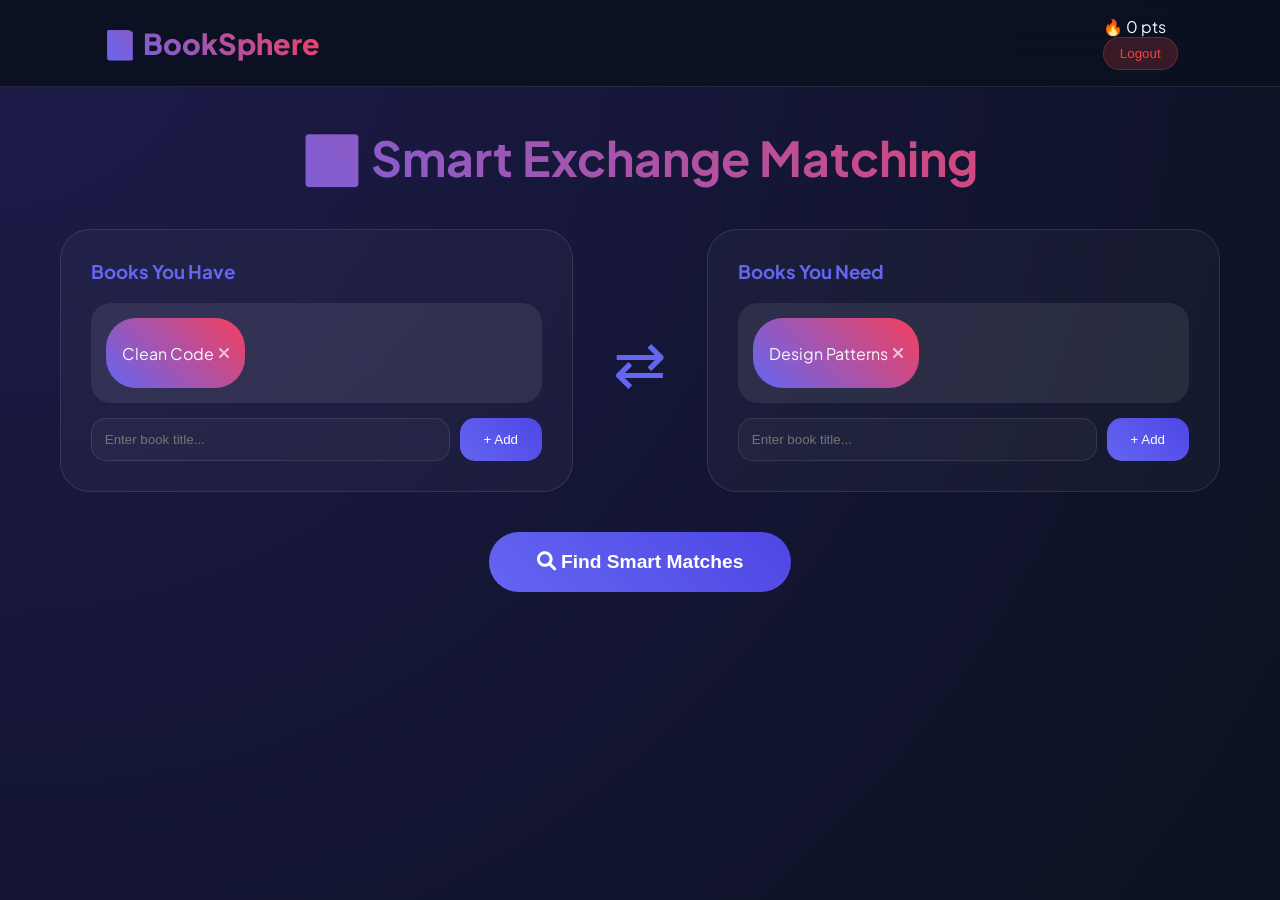
<file: exchange.html>
<!DOCTYPE html>
<html lang="en">
<head>
    <meta charset="UTF-8">
    <meta name="viewport" content="width=device-width, initial-scale=1.0">
    <title>BookSphere | Smart Exchange</title>
    <link rel="stylesheet" href="style.css">
    <link href="https://fonts.googleapis.com/css2?family=Plus+Jakarta+Sans:wght@400;600;700;800&display=swap" rel="stylesheet">
    <link rel="stylesheet" href="https://cdnjs.cloudflare.com/ajax/libs/font-awesome/6.0.0/css/all.min.css">
</head>
<body>
    <nav class="navbar">
        <div class="logo">📘 BookSphere</div>
        <div class="nav-right">
            <div class="points-badge" id="userPointsDisplay">🔥 0 pts</div>
            <button class="btn-logout" onclick="logout()">Logout</button>
        </div>
    </nav>

    <div class="exchange-container">
        <h1 class="page-title">🔄 Smart Exchange Matching</h1>
        
        <div class="exchange-inputs">
            <div class="exchange-card">
                <h3>Books You Have</h3>
                <div class="book-input-area" id="haveBooks">
                    <div class="book-tag">Clean Code <i class="fas fa-times" onclick="removeBook(this)"></i></div>
                </div>
                <div class="add-book-input">
                    <input type="text" id="haveBookInput" placeholder="Enter book title...">
                    <button onclick="addHaveBook()">+ Add</button>
                </div>
            </div>

            <div class="exchange-arrow">⇄</div>

            <div class="exchange-card">
                <h3>Books You Need</h3>
                <div class="book-input-area" id="needBooks">
                    <div class="book-tag">Design Patterns <i class="fas fa-times" onclick="removeBook(this)"></i></div>
                </div>
                <div class="add-book-input">
                    <input type="text" id="needBookInput" placeholder="Enter book title...">
                    <button onclick="addNeedBook()">+ Add</button>
                </div>
            </div>
        </div>

        <button class="btn-primary btn-large find-match-btn" onclick="findMatches()">
            <i class="fas fa-search"></i> Find Smart Matches
        </button>

        <div id="matchResults" class="match-results"></div>
    </div>

    <script src="exchange.js"></script>
</body>
</html>
</file>
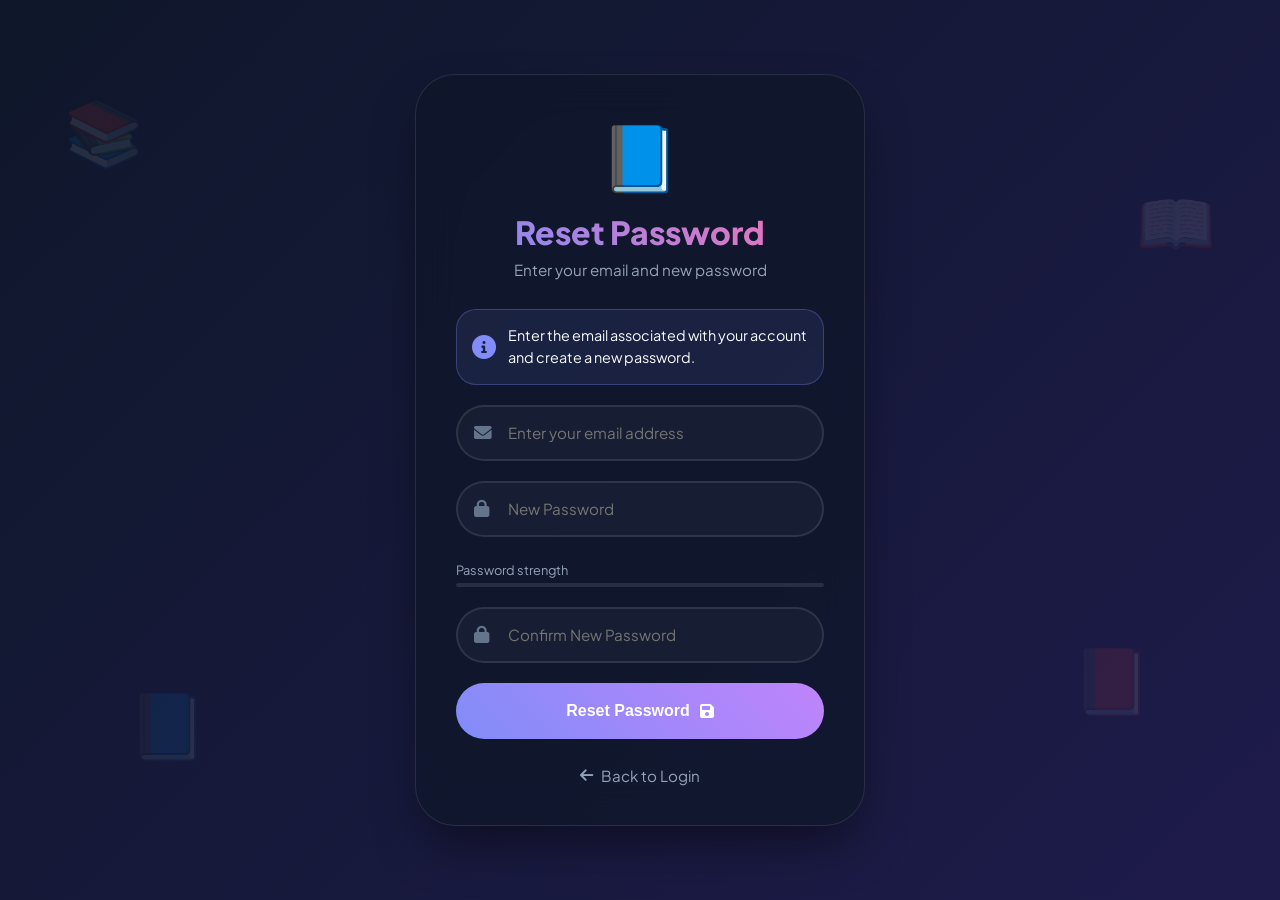
<file: forgotpassword.html>
<!DOCTYPE html>
<html lang="en">
<head>
    <meta charset="UTF-8">
    <meta name="viewport" content="width=device-width, initial-scale=1.0">
    <title>BookSphere | Reset Password</title>
    <link href="https://fonts.googleapis.com/css2?family=Plus+Jakarta+Sans:wght@400;500;600;700;800&display=swap" rel="stylesheet">
    <link rel="stylesheet" href="https://cdnjs.cloudflare.com/ajax/libs/font-awesome/6.0.0/css/all.min.css">
    <style>
        * {
            margin: 0;
            padding: 0;
            box-sizing: border-box;
        }

        body {
            font-family: 'Plus Jakarta Sans', sans-serif;
            background: linear-gradient(135deg, #0f172a 0%, #1e1b4b 100%);
            min-height: 100vh;
            display: flex;
            align-items: center;
            justify-content: center;
            padding: 20px;
            position: relative;
        }

        
        .floating-books {
            position: fixed;
            width: 100%;
            height: 100%;
            top: 0;
            left: 0;
            pointer-events: none;
            z-index: 0;
        }

        .book-float {
            position: absolute;
            font-size: 4rem;
            opacity: 0.1;
            animation: float 6s infinite;
        }

        @keyframes float {
            0%, 100% { transform: translateY(0) rotate(0deg); }
            50% { transform: translateY(-30px) rotate(5deg); }
        }

        .book-float:nth-child(1) { top: 10%; left: 5%; animation-delay: 0s; }
        .book-float:nth-child(2) { top: 20%; right: 5%; animation-delay: -2s; }
        .book-float:nth-child(3) { bottom: 15%; left: 10%; animation-delay: -4s; }
        .book-float:nth-child(4) { bottom: 20%; right: 10%; animation-delay: -1s; }

        
        .auth-wrapper {
            width: 100%;
            max-width: 450px;
            position: relative;
            z-index: 10;
        }

        .auth-card {
            background: rgba(15, 23, 42, 0.8);
            backdrop-filter: blur(20px);
            border: 1px solid rgba(255, 255, 255, 0.1);
            border-radius: 40px;
            padding: 40px;
            box-shadow: 0 25px 50px -12px rgba(0, 0, 0, 0.5);
            animation: slideUp 0.6s ease-out;
        }

        @keyframes slideUp {
            from {
                opacity: 0;
                transform: translateY(30px);
            }
            to {
                opacity: 1;
                transform: translateY(0);
            }
        }

        
        .auth-header {
            text-align: center;
            margin-bottom: 30px;
        }

        .auth-logo {
            font-size: 4rem;
            margin-bottom: 15px;
            animation: bounce 3s ease-in-out infinite;
            display: inline-block;
        }

        @keyframes bounce {
            0%, 100% { transform: translateY(0); }
            50% { transform: translateY(-10px); }
        }

        .auth-header h2 {
            font-size: 2rem;
            margin-bottom: 8px;
            background: linear-gradient(45deg, #818cf8, #f472b6);
            -webkit-background-clip: text;
            -webkit-text-fill-color: transparent;
            font-weight: 800;
        }

        .auth-header p {
            color: #94a3b8;
            font-size: 0.95rem;
        }

       
        .auth-form {
            display: flex;
            flex-direction: column;
            gap: 20px;
            margin-bottom: 20px;
        }

        
        .input-group {
            position: relative;
            width: 100%;
        }

        .input-group i {
            position: absolute;
            left: 18px;
            top: 50%;
            transform: translateY(-50%);
            color: #64748b;
            font-size: 1.1rem;
            transition: color 0.3s;
            z-index: 1;
        }

        .input-group input {
            width: 100%;
            height: 56px;
            padding: 0 20px 0 50px;
            background: rgba(255, 255, 255, 0.03);
            border: 2px solid rgba(255, 255, 255, 0.1);
            border-radius: 30px;
            color: #f8fafc;
            font-size: 0.95rem;
            font-family: inherit;
            transition: all 0.3s;
            outline: none;
        }

        .input-group input:hover {
            border-color: rgba(129, 140, 248, 0.5);
        }

        .input-group input:focus {
            border-color: #818cf8;
            background: rgba(255, 255, 255, 0.05);
        }

        .input-group:focus-within i {
            color: #818cf8;
        }

       
        .password-strength {
            margin-top: 5px;
            font-size: 0.8rem;
        }

        .strength-text {
            color: #94a3b8;
        }

        .strength-bar {
            height: 4px;
            background: rgba(255, 255, 255, 0.1);
            border-radius: 2px;
            margin-top: 5px;
            overflow: hidden;
        }

        .strength-fill {
            height: 100%;
            width: 0;
            transition: all 0.3s;
        }

        .strength-fill.weak {
            width: 33%;
            background: #ef4444;
        }

        .strength-fill.medium {
            width: 66%;
            background: #f59e0b;
        }

        .strength-fill.strong {
            width: 100%;
            background: #10b981;
        }

        
        .btn-primary {
            background: linear-gradient(45deg, #818cf8, #c084fc);
            color: white;
            border: none;
            height: 56px;
            border-radius: 30px;
            font-size: 1rem;
            font-weight: 700;
            cursor: pointer;
            display: flex;
            align-items: center;
            justify-content: center;
            gap: 10px;
            transition: all 0.3s;
            width: 100%;
        }

        .btn-primary:hover:not(:disabled) {
            transform: translateY(-3px);
            box-shadow: 0 15px 30px rgba(129, 140, 248, 0.4);
        }

        .btn-primary:disabled {
            opacity: 0.7;
            cursor: not-allowed;
        }

        .btn-primary i {
            transition: transform 0.3s;
        }

        .btn-primary:hover:not(:disabled) i {
            transform: translateX(5px);
        }

       
        .back-to-login {
            text-align: center;
            margin-top: 25px;
        }

        .back-to-login a {
            color: #94a3b8;
            text-decoration: none;
            font-size: 0.95rem;
            transition: all 0.3s;
            display: inline-flex;
            align-items: center;
            gap: 8px;
        }

        .back-to-login a:hover {
            color: #818cf8;
        }

    
        .notification {
            position: fixed;
            top: 20px;
            right: 20px;
            padding: 15px 25px;
            border-radius: 30px;
            color: white;
            font-weight: 600;
            z-index: 1000;
            animation: slideInRight 0.3s;
            box-shadow: 0 10px 30px rgba(0, 0, 0, 0.3);
        }

        .notification.success {
            background: linear-gradient(45deg, #10b981, #34d399);
        }

        .notification.error {
            background: linear-gradient(45deg, #ef4444, #f87171);
        }

        .notification.info {
            background: linear-gradient(45deg, #3b82f6, #60a5fa);
        }

        @keyframes slideInRight {
            from {
                opacity: 0;
                transform: translateX(100px);
            }
            to {
                opacity: 1;
                transform: translateX(0);
            }
        }

        .btn-primary.loading {
            opacity: 0.7;
            pointer-events: none;
        }

        .btn-primary.loading i {
            animation: spin 1s linear infinite;
        }

        @keyframes spin {
            from { transform: rotate(0deg); }
            to { transform: rotate(360deg); }
        }

        .message-box {
            background: rgba(129, 140, 248, 0.1);
            border: 1px solid rgba(129, 140, 248, 0.3);
            border-radius: 20px;
            padding: 15px;
            margin-bottom: 20px;
            display: flex;
            align-items: center;
            gap: 12px;
        }

        .message-box i {
            font-size: 1.5rem;
            color: #818cf8;
        }

        .message-box p {
            color: #f8fafc;
            font-size: 0.9rem;
            line-height: 1.5;
        }

       
        @media (max-width: 480px) {
            .auth-card {
                padding: 30px 20px;
            }

            .auth-header h2 {
                font-size: 1.8rem;
            }
        }
    </style>
</head>
<body>
   
    <div class="floating-books">
        <div class="book-float">📚</div>
        <div class="book-float">📖</div>
        <div class="book-float">📘</div>
        <div class="book-float">📕</div>
    </div>

    <div class="auth-wrapper">
        <div class="auth-card">
           
            <div class="auth-header">
                <div class="auth-logo">📘</div>
                <h2>Reset Password</h2>
                <p>Enter your email and new password</p>
            </div>

           
            <div class="message-box">
                <i class="fas fa-info-circle"></i>
                <p>Enter the email associated with your account and create a new password.</p>
            </div>

            
            <form id="resetPasswordForm" class="auth-form">
                
                <div class="input-group">
                    <i class="fas fa-envelope"></i>
                    <input type="email" id="resetEmail" placeholder="Enter your email address" required>
                </div>

                
                <div class="input-group">
                    <i class="fas fa-lock"></i>
                    <input type="password" id="newPassword" placeholder="New Password" required onkeyup="checkPasswordStrength()">
                </div>

                <div class="password-strength">
                    <span class="strength-text" id="strengthText">Password strength</span>
                    <div class="strength-bar">
                        <div class="strength-fill" id="strengthFill"></div>
                    </div>
                </div>

                <div class="input-group">
                    <i class="fas fa-lock"></i>
                    <input type="password" id="confirmPassword" placeholder="Confirm New Password" required>
                </div>

                <button type="submit" class="btn-primary" id="resetBtn">
                    <span>Reset Password</span>
                    <i class="fas fa-save"></i>
                </button>
            </form>

            <div class="back-to-login">
                <a href="login.html">
                    <i class="fas fa-arrow-left"></i>
                    Back to Login
                </a>
            </div>
        </div>
    </div>

    <script>

        function showNotification(message, type) {
            const notification = document.createElement('div');
            notification.className = `notification ${type}`;
            notification.innerHTML = message;
            document.body.appendChild(notification);
            
            setTimeout(() => {
                notification.remove();
            }, 3000);
        }

        function checkPasswordStrength() {
            const password = document.getElementById('newPassword').value;
            const strengthFill = document.getElementById('strengthFill');
            const strengthText = document.getElementById('strengthText');
            
            strengthFill.classList.remove('weak', 'medium', 'strong');
            
            if (password.length === 0) {
                strengthFill.style.width = '0';
                strengthText.textContent = 'Password strength';
                return;
            }
            
            let strength = 0;
            
           
            if (password.length >= 8) strength++;
            if (password.length >= 12) strength++;
          
            if (/[A-Z]/.test(password)) strength++;
            if (/[0-9]/.test(password)) strength++;
            if (/[^A-Za-z0-9]/.test(password)) strength++;
            
            
            if (password.length < 6) {
                strengthFill.classList.add('weak');
                strengthText.textContent = 'Too short';
            } else if (strength <= 2) {
                strengthFill.classList.add('weak');
                strengthText.textContent = 'Weak password';
            } else if (strength <= 4) {
                strengthFill.classList.add('medium');
                strengthText.textContent = 'Medium password';
            } else {
                strengthFill.classList.add('strong');
                strengthText.textContent = 'Strong password';
            }
        }

        document.getElementById('resetPasswordForm').addEventListener('submit', function(e) {
            e.preventDefault();
            
            const email = document.getElementById('resetEmail').value;
            const newPass = document.getElementById('newPassword').value;
            const confirmPass = document.getElementById('confirmPassword').value;
            const resetBtn = document.getElementById('resetBtn');

            if (!email || !newPass || !confirmPass) {
                showNotification('Please fill in all fields!', 'error');
                return;
            }

            const emailRegex = /^[^\s@]+@[^\s@]+\.[^\s@]+$/;
            if (!emailRegex.test(email)) {
                showNotification('Please enter a valid email address!', 'error');
                return;
            }

            if (newPass.length < 6) {
                showNotification('Password must be at least 6 characters!', 'error');
                return;
            }

           
            if (newPass !== confirmPass) {
                showNotification('Passwords do not match!', 'error');
                return;
            }

            resetBtn.classList.add('loading');
            resetBtn.innerHTML = '<span>Resetting Password...</span><i class="fas fa-spinner"></i>';

            setTimeout(() => {
                const userData = localStorage.getItem('userData');
                
                if (userData) {
                    const user = JSON.parse(userData);
                    
                    if (user.email === email) {
                        
                        user.pass = newPass;
                        localStorage.setItem('userData', JSON.stringify(user));
                        
                        showNotification('✅ Password reset successful! Redirecting to login...', 'success');
                        
                       
                        setTimeout(() => {
                            window.location.href = 'login.html';
                        }, 2000);
                    } else {
                        
                        resetBtn.classList.remove('loading');
                        resetBtn.innerHTML = '<span>Reset Password</span><i class="fas fa-save"></i>';
                        
                        showNotification('❌ Email not found! Please check and try again.', 'error');
                        
                        
                        setTimeout(() => {
                            if (confirm('Email not found. Would you like to create a new account?')) {
                                window.location.href = 'signup.html';
                            }
                        }, 500);
                    }
                } else {
                    
                    resetBtn.classList.remove('loading');
                    resetBtn.innerHTML = '<span>Reset Password</span><i class="fas fa-save"></i>';
                    
                    showNotification('❌ No account found! Please sign up first.', 'error');
                    
                    setTimeout(() => {
                        if (confirm('No account found. Would you like to create one?')) {
                            window.location.href = 'signup.html';
                        }
                    }, 500);
                }
            }, 1500);
        });

        document.querySelectorAll('.input-group input').forEach(input => {
            input.addEventListener('focus', function() {
                this.parentElement.style.transform = 'scale(1.02)';
            });
            
            input.addEventListener('blur', function() {
                this.parentElement.style.transform = 'scale(1)';
            });
        });

        document.querySelector('.back-to-login a').addEventListener('click', function(e) {
            e.preventDefault();
            window.location.href = 'login.html';
        });
    </script>
</body>
</html>
</file>
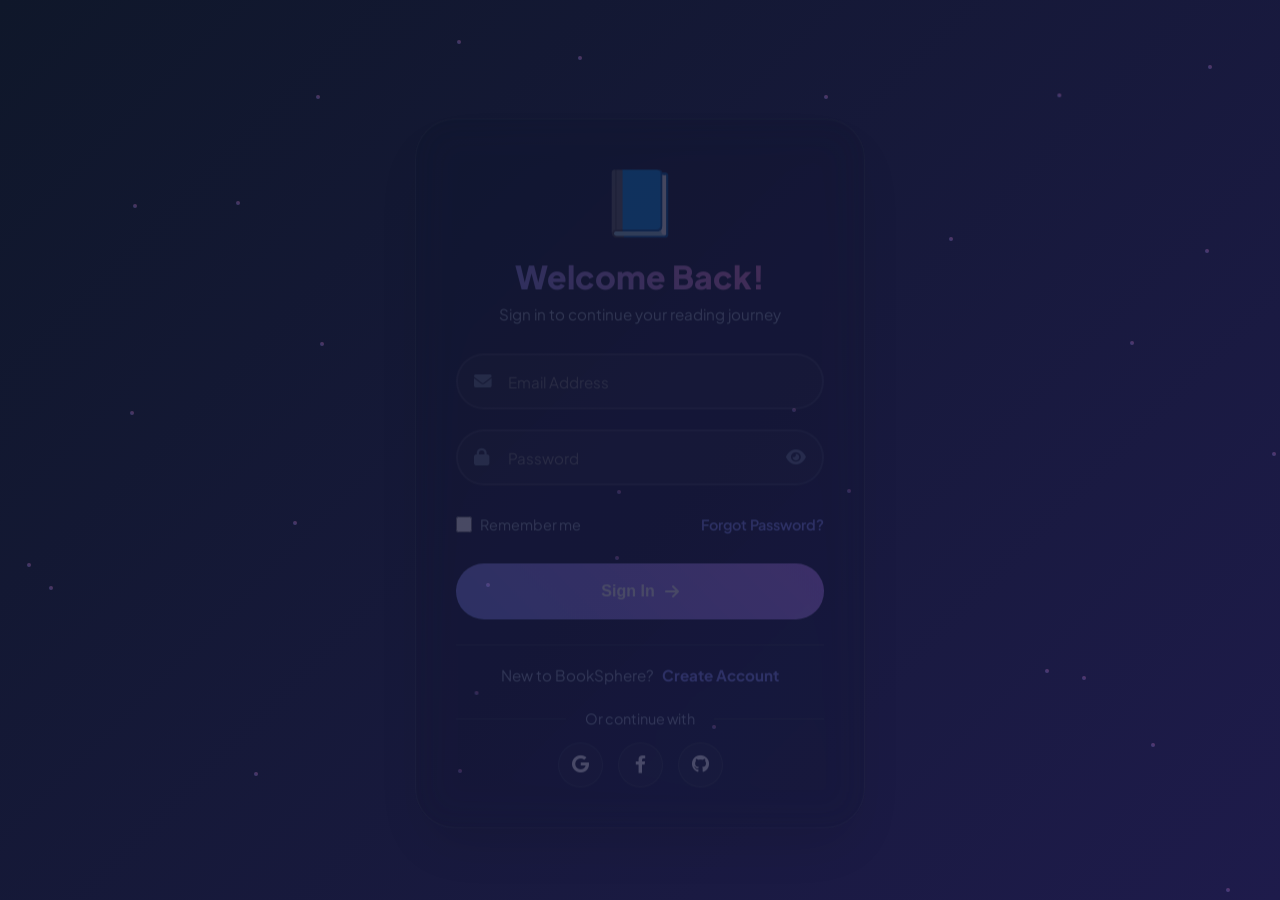
<file: home.html>
<!DOCTYPE html>
<html lang="en">
<head>
    <meta charset="UTF-8">
    <meta name="viewport" content="width=device-width, initial-scale=1.0">
    <title>BookSphere | Smart Dashboard</title>
    <link href="https://fonts.googleapis.com/css2?family=Plus+Jakarta+Sans:wght@400;500;600;700;800&display=swap" rel="stylesheet">
    <link rel="stylesheet" href="https://cdnjs.cloudflare.com/ajax/libs/font-awesome/6.0.0/css/all.min.css">
    <style>
        * {
            margin: 0;
            padding: 0;
            box-sizing: border-box;
        }

        body {
            font-family: 'Plus Jakarta Sans', sans-serif;
            background: linear-gradient(135deg, #0b1120, #1e1b4b);
            color: white;
            min-height: 100vh;
            overflow-x: hidden;
        }

      
        .particles {
            position: fixed;
            top: 0;
            left: 0;
            width: 100%;
            height: 100%;
            z-index: 0;
            pointer-events: none;
        }

        .particle {
            position: absolute;
            width: 4px;
            height: 4px;
            background: rgba(129, 140, 248, 0.3);
            border-radius: 50%;
            animation: floatParticle 8s infinite;
        }

        @keyframes floatParticle {
            0% {
                transform: translateY(0) translateX(0);
                opacity: 0;
            }
            25% {
                opacity: 0.5;
            }
            50% {
                transform: translateY(-100px) translateX(50px);
                opacity: 0.8;
            }
            75% {
                opacity: 0.5;
            }
            100% {
                transform: translateY(-200px) translateX(100px);
                opacity: 0;
            }
        }

    
        .floating-books-bg {
            position: fixed;
            top: 0;
            left: 0;
            width: 100%;
            height: 100%;
            z-index: 0;
            pointer-events: none;
            opacity: 0.1;
        }

        .float-book {
            position: absolute;
            font-size: 2rem;
            animation: floatBook 15s infinite;
        }

        @keyframes floatBook {
            0% {
                transform: translateY(100vh) rotate(0deg);
                opacity: 0;
            }
            10% {
                opacity: 0.3;
            }
            50% {
                transform: translateY(50vh) rotate(180deg);
                opacity: 0.5;
            }
            90% {
                opacity: 0.3;
            }
            100% {
                transform: translateY(-100px) rotate(360deg);
                opacity: 0;
            }
        }

       
        .navbar {
            display: flex;
            justify-content: space-between;
            align-items: center;
            padding: 12px 40px;
            background: rgba(11, 17, 32, 0.95);
            backdrop-filter: blur(10px);
            position: sticky;
            top: 0;
            z-index: 100;
            border-bottom: 1px solid rgba(255,255,255,0.1);
            animation: slideDown 0.5s ease-out;
        }

        @keyframes slideDown {
            from {
                transform: translateY(-100%);
                opacity: 0;
            }
            to {
                transform: translateY(0);
                opacity: 1;
            }
        }

        .logo {
            font-size: 20px;
            font-weight: 800;
            background: linear-gradient(45deg, #818cf8, #f472b6);
            -webkit-background-clip: text;
            -webkit-text-fill-color: transparent;
            animation: glow 3s infinite;
        }

        @keyframes glow {
            0%, 100% {
                filter: drop-shadow(0 0 5px rgba(129,140,248,0.3));
            }
            50% {
                filter: drop-shadow(0 0 20px rgba(129,140,248,0.6));
            }
        }

        .search-container {
            position: relative;
            width: 320px;
            animation: slideIn 0.6s ease-out;
        }

        .search-container i {
            position: absolute;
            left: 14px;
            top: 50%;
            transform: translateY(-50%);
            color: #64748b;
            font-size: 14px;
            transition: all 0.3s;
        }

        .search-container input {
            width: 100%;
            height: 40px;
            padding: 0 14px 0 40px;
            background: rgba(255,255,255,0.03);
            border: 1px solid rgba(255,255,255,0.1);
            border-radius: 30px;
            color: white;
            font-size: 13px;
            outline: none;
            transition: all 0.3s;
        }

        .search-container input:focus {
            border-color: #818cf8;
            box-shadow: 0 0 20px rgba(129,140,248,0.3);
            transform: scale(1.02);
        }

        .nav-right {
            display: flex;
            align-items: center;
            gap: 20px;
            animation: slideIn 0.7s ease-out;
        }

        @keyframes slideIn {
            from {
                transform: translateX(50px);
                opacity: 0;
            }
            to {
                transform: translateX(0);
                opacity: 1;
            }
        }

        .points-badge {
            background: linear-gradient(45deg, #f59e0b, #fbbf24);
            color: #0b1120;
            padding: 6px 14px;
            border-radius: 30px;
            font-size: 13px;
            font-weight: 700;
            display: flex;
            align-items: center;
            gap: 6px;
            animation: pulse 2s infinite;
            position: relative;
            overflow: hidden;
        }

        .points-badge::after {
            content: '';
            position: absolute;
            top: -50%;
            left: -50%;
            width: 200%;
            height: 200%;
            background: linear-gradient(45deg, transparent, rgba(255,255,255,0.3), transparent);
            transform: rotate(45deg);
            animation: shine 3s infinite;
        }

        @keyframes shine {
            0% {
                transform: translateX(-100%) rotate(45deg);
            }
            20%, 100% {
                transform: translateX(100%) rotate(45deg);
            }
        }

        @keyframes pulse {
            0%, 100% {
                transform: scale(1);
            }
            50% {
                transform: scale(1.05);
            }
        }

        .profile-section {
            display: flex;
            align-items: center;
            gap: 10px;
        }

        .profile-dropdown {
            display: flex;
            align-items: center;
            gap: 6px;
            padding: 6px 14px;
            background: rgba(255,255,255,0.03);
            border-radius: 30px;
            cursor: pointer;
            transition: all 0.3s;
        }

        .profile-dropdown:hover {
            background: rgba(255,255,255,0.1);
            transform: scale(1.05);
        }

        .user-name-text {
            font-size: 13px;
            font-weight: 600;
        }

        .btn-logout {
            background: rgba(239,68,68,0.1);
            border: 1px solid rgba(239,68,68,0.2);
            color: #ef4444;
            padding: 6px 14px;
            border-radius: 30px;
            font-size: 13px;
            cursor: pointer;
            transition: all 0.3s;
        }

        .btn-logout:hover {
            background: rgba(239,68,68,0.2);
            transform: translateY(-2px);
            box-shadow: 0 5px 15px rgba(239,68,68,0.3);
        }

       
        .hero-dashboard {
            display: flex;
            justify-content: space-between;
            align-items: center;
            padding: 30px 40px 20px;
            gap: 30px;
            position: relative;
            z-index: 1;
        }

        .welcome-box {
            flex: 1;
            animation: fadeInUp 0.8s ease-out;
        }

        @keyframes fadeInUp {
            from {
                transform: translateY(30px);
                opacity: 0;
            }
            to {
                transform: translateY(0);
                opacity: 1;
            }
        }

        .welcome-box h1 {
            font-size: 32px;
            margin-bottom: 16px;
            line-height: 1.2;
        }

        .gradient-text {
            background: linear-gradient(45deg, #818cf8, #f472b6);
            -webkit-background-clip: text;
            -webkit-text-fill-color: transparent;
            background-size: 200% 200%;
            animation: gradient 5s ease infinite;
        }

        @keyframes gradient {
            0%, 100% {
                background-position: 0% 50%;
            }
            50% {
                background-position: 100% 50%;
            }
        }

        .cursor {
            animation: blink 1s infinite;
            font-size: 32px;
            color: #818cf8;
        }

        @keyframes blink {
            0%, 100% { opacity: 1; }
            50% { opacity: 0; }
        }

        .level-card {
            background: rgba(255,255,255,0.03);
            border: 1px solid rgba(255,255,255,0.1);
            border-radius: 16px;
            padding: 16px;
            max-width: 350px;
            backdrop-filter: blur(10px);
            transition: all 0.3s;
            animation: float 6s infinite;
        }

        @keyframes float {
            0%, 100% {
                transform: translateY(0);
            }
            50% {
                transform: translateY(-10px);
            }
        }

        .level-card:hover {
            border-color: #818cf8;
            box-shadow: 0 10px 30px rgba(129,140,248,0.2);
        }

        .level-header {
            display: flex;
            justify-content: space-between;
            align-items: center;
            margin-bottom: 10px;
        }

        .level-badge {
            background: linear-gradient(45deg, #818cf8, #f472b6);
            padding: 4px 12px;
            border-radius: 30px;
            font-size: 12px;
            font-weight: 600;
            animation: pulse 3s infinite;
        }

        .level-points {
            color: #94a3b8;
            font-size: 12px;
        }

        .progress-container {
            height: 6px;
            background: rgba(255,255,255,0.1);
            border-radius: 10px;
            margin: 10px 0;
            overflow: hidden;
        }

        .progress-bar {
            height: 100%;
            background: linear-gradient(90deg, #818cf8, #f472b6);
            border-radius: 10px;
            width: 75%;
            animation: progressPulse 2s infinite;
            position: relative;
            overflow: hidden;
        }

        .progress-bar::after {
            content: '';
            position: absolute;
            top: 0;
            left: 0;
            right: 0;
            bottom: 0;
            background: linear-gradient(90deg, transparent, rgba(255,255,255,0.3), transparent);
            animation: progressShine 2s infinite;
        }

        @keyframes progressShine {
            0% {
                transform: translateX(-100%);
            }
            100% {
                transform: translateX(100%);
            }
        }

        .level-next {
            color: #94a3b8;
            font-size: 12px;
            display: flex;
            align-items: center;
            gap: 4px;
        }

        .level-next i {
            color: #fbbf24;
            font-size: 10px;
            animation: spin 3s infinite;
        }

        @keyframes spin {
            from {
                transform: rotate(0deg);
            }
            to {
                transform: rotate(360deg);
            }
        }

        .stats-container {
            display: flex;
            gap: 12px;
            flex: 1;
        }

        .stat-card {
            background: rgba(255,255,255,0.03);
            border: 1px solid rgba(255,255,255,0.1);
            border-radius: 16px;
            padding: 16px;
            flex: 1;
            text-align: center;
            backdrop-filter: blur(10px);
            transition: all 0.3s;
            animation: slideInRight 0.6s ease-out;
            position: relative;
            overflow: hidden;
        }

        .stat-card:nth-child(1) { animation-delay: 0.1s; }
        .stat-card:nth-child(2) { animation-delay: 0.2s; }
        .stat-card:nth-child(3) { animation-delay: 0.3s; }

        @keyframes slideInRight {
            from {
                transform: translateX(30px);
                opacity: 0;
            }
            to {
                transform: translateX(0);
                opacity: 1;
            }
        }

        .stat-card:hover {
            transform: translateY(-5px) scale(1.02);
            border-color: #818cf8;
            box-shadow: 0 10px 30px rgba(129,140,248,0.2);
        }

        .stat-card::before {
            content: '';
            position: absolute;
            top: -50%;
            left: -50%;
            width: 200%;
            height: 200%;
            background: radial-gradient(circle, rgba(129,140,248,0.1), transparent);
            opacity: 0;
            transition: opacity 0.3s;
        }

        .stat-card:hover::before {
            opacity: 1;
        }

        .stat-icon {
            font-size: 20px;
            margin-bottom: 6px;
            animation: bounce 3s infinite;
        }

        @keyframes bounce {
            0%, 100% {
                transform: translateY(0);
            }
            50% {
                transform: translateY(-5px);
            }
        }

        .stat-card h2 {
            font-size: 24px;
            margin-bottom: 2px;
            background: linear-gradient(45deg, #fff, #818cf8);
            -webkit-background-clip: text;
            -webkit-text-fill-color: transparent;
        }

        .stat-card p {
            color: #94a3b8;
            font-size: 12px;
            margin-bottom: 6px;
        }

        .stat-trend {
            font-size: 10px;
            color: #10b981;
            background: rgba(16,185,129,0.1);
            padding: 2px 8px;
            border-radius: 20px;
            display: inline-block;
            animation: pulse 2s infinite;
        }

        
        .quick-actions {
            display: flex;
            gap: 12px;
            padding: 10px 40px 20px;
            flex-wrap: wrap;
            position: relative;
            z-index: 1;
        }

        .action-btn {
            background: rgba(255,255,255,0.03);
            border: 1px solid rgba(255,255,255,0.1);
            padding: 10px 20px;
            border-radius: 30px;
            color: white;
            font-size: 13px;
            font-weight: 600;
            cursor: pointer;
            display: flex;
            align-items: center;
            gap: 8px;
            transition: all 0.3s;
            backdrop-filter: blur(10px);
            animation: fadeInUp 0.5s ease-out;
            position: relative;
            overflow: hidden;
        }

        .action-btn:nth-child(1) { animation-delay: 0.1s; }
        .action-btn:nth-child(2) { animation-delay: 0.2s; }
        .action-btn:nth-child(3) { animation-delay: 0.3s; }
        .action-btn:nth-child(4) { animation-delay: 0.4s; }

        .action-btn::before {
            content: '';
            position: absolute;
            top: 50%;
            left: 50%;
            width: 0;
            height: 0;
            border-radius: 50%;
            background: rgba(129,140,248,0.3);
            transform: translate(-50%, -50%);
            transition: width 0.6s, height 0.6s;
        }

        .action-btn:hover::before {
            width: 300px;
            height: 300px;
        }

        .action-btn:hover {
            border-color: #818cf8;
            transform: translateY(-5px) scale(1.05);
            box-shadow: 0 10px 30px rgba(129,140,248,0.3);
        }

        .action-btn i {
            color: #818cf8;
            font-size: 14px;
            transition: all 0.3s;
        }

        .action-btn:hover i {
            transform: rotate(360deg);
        }

        .container {
            padding: 0 40px 30px;
            position: relative;
            z-index: 1;
        }

        .insight-grid {
            display: grid;
            grid-template-columns: 1.5fr 1fr;
            gap: 20px;
            margin-bottom: 30px;
        }

        .insight-card {
            background: rgba(255,255,255,0.03);
            border: 1px solid rgba(255,255,255,0.1);
            border-radius: 16px;
            padding: 20px;
            backdrop-filter: blur(10px);
            transition: all 0.3s;
            animation: slideInUp 0.7s ease-out;
            position: relative;
            overflow: hidden;
        }

        .insight-card:nth-child(1) { animation-delay: 0.2s; }
        .insight-card:nth-child(2) { animation-delay: 0.4s; }

        @keyframes slideInUp {
            from {
                transform: translateY(30px);
                opacity: 0;
            }
            to {
                transform: translateY(0);
                opacity: 1;
            }
        }

        .insight-card:hover {
            transform: translateY(-5px);
            border-color: #818cf8;
            box-shadow: 0 15px 40px rgba(129,140,248,0.2);
        }

        .insight-card::after {
            content: '';
            position: absolute;
            top: 0;
            left: -100%;
            width: 100%;
            height: 100%;
            background: linear-gradient(90deg, transparent, rgba(255,255,255,0.05), transparent);
            transition: left 0.5s;
        }

        .insight-card:hover::after {
            left: 100%;
        }

        .insight-header {
            display: flex;
            align-items: center;
            gap: 12px;
            margin-bottom: 16px;
        }

        .insight-icon {
            width: 36px;
            height: 36px;
            background: linear-gradient(45deg, #818cf8, #f472b6);
            border-radius: 10px;
            display: flex;
            align-items: center;
            justify-content: center;
            font-size: 18px;
            animation: pulse 3s infinite;
        }

        .insight-header h3 {
            font-size: 16px;
        }

        .match-details {
            display: flex;
            align-items: center;
            justify-content: space-between;
            margin: 16px 0;
        }

        .user-match {
            display: flex;
            align-items: center;
            gap: 8px;
            animation: fadeIn 0.5s ease-out;
        }

        .user-match img {
            width: 36px;
            height: 36px;
            border-radius: 50%;
            border: 2px solid #818cf8;
            transition: all 0.3s;
        }

        .user-match img:hover {
            transform: scale(1.2);
            box-shadow: 0 0 20px rgba(129,140,248,0.5);
        }

        .user-match strong {
            font-size: 13px;
        }

        .user-match em {
            color: #818cf8;
            font-style: normal;
            font-size: 12px;
        }

        .match-arrow {
            font-size: 24px;
            color: #818cf8;
            animation: pulse 2s infinite;
        }

        .btn-small {
            padding: 8px 16px;
            border-radius: 20px;
            border: none;
            font-size: 12px;
            font-weight: 600;
            cursor: pointer;
            background: linear-gradient(45deg, #818cf8, #c084fc);
            color: white;
            transition: all 0.3s;
            position: relative;
            overflow: hidden;
        }

        .btn-small:hover {
            transform: translateY(-2px) scale(1.05);
            box-shadow: 0 5px 20px rgba(129,140,248,0.4);
        }

        .btn-small::before {
            content: '';
            position: absolute;
            top: 0;
            left: -100%;
            width: 100%;
            height: 100%;
            background: linear-gradient(90deg, transparent, rgba(255,255,255,0.3), transparent);
            transition: left 0.5s;
        }

        .btn-small:hover::before {
            left: 100%;
        }

        .trend-tags {
            display: flex;
            gap: 8px;
            flex-wrap: wrap;
            margin: 12px 0;
        }

        .tag {
            background: rgba(255,255,255,0.05);
            padding: 4px 12px;
            border-radius: 20px;
            font-size: 11px;
            transition: all 0.3s;
            cursor: pointer;
        }

        .tag:hover {
            transform: scale(1.1) translateY(-2px);
            background: #818cf8;
            box-shadow: 0 5px 15px rgba(129,140,248,0.4);
        }

        .tag.hot {
            background: linear-gradient(45deg, #f43f5e, #fb7185);
            animation: pulse 2s infinite;
        }

        .trend-note {
            color: #94a3b8;
            font-size: 11px;
        }

        /* Marketplace Header */
        .section-header {
            display: flex;
            justify-content: space-between;
            align-items: center;
            margin-bottom: 20px;
            animation: fadeIn 0.8s ease-out;
        }

        .section-header h2 {
            font-size: 24px;
            background: linear-gradient(45deg, #818cf8, #f472b6);
            -webkit-background-clip: text;
            -webkit-text-fill-color: transparent;
            animation: gradient 5s ease infinite;
        }

        .section-subtitle {
            color: #94a3b8;
            font-size: 12px;
            margin-top: 2px;
        }

        .filter-group {
            display: flex;
            gap: 8px;
            flex-wrap: wrap;
        }

        .filter-btn {
            background: rgba(255,255,255,0.03);
            border: 1px solid rgba(255,255,255,0.1);
            padding: 6px 14px;
            border-radius: 30px;
            color: white;
            font-size: 12px;
            cursor: pointer;
            transition: all 0.3s;
        }

        .filter-btn:hover {
            background: #818cf8;
            border-color: #818cf8;
            transform: translateY(-2px);
            box-shadow: 0 5px 15px rgba(129,140,248,0.3);
        }

        .filter-btn.active {
            background: #818cf8;
            border-color: #818cf8;
        }

        /* Book Grid */
        .book-grid {
            display: grid;
            grid-template-columns: repeat(4, 1fr);
            gap: 20px;
            margin-bottom: 30px;
        }

        .book-card {
            background: rgba(255,255,255,0.03);
            border: 1px solid rgba(255,255,255,0.1);
            border-radius: 16px;
            padding: 16px;
            transition: all 0.3s;
            position: relative;
            backdrop-filter: blur(10px);
            animation: fadeInScale 0.6s ease-out;
            overflow: hidden;
        }

        @keyframes fadeInScale {
            from {
                transform: scale(0.9);
                opacity: 0;
            }
            to {
                transform: scale(1);
                opacity: 1;
            }
        }

        .book-card:nth-child(4n+1) { animation-delay: 0.1s; }
        .book-card:nth-child(4n+2) { animation-delay: 0.2s; }
        .book-card:nth-child(4n+3) { animation-delay: 0.3s; }
        .book-card:nth-child(4n+4) { animation-delay: 0.4s; }

        .book-card:hover {
            transform: translateY(-10px) scale(1.02);
            border-color: #818cf8;
            box-shadow: 0 20px 40px rgba(129,140,248,0.3);
        }

        .book-card::before {
            content: '';
            position: absolute;
            top: -50%;
            left: -50%;
            width: 200%;
            height: 200%;
            background: radial-gradient(circle, rgba(129,140,248,0.1), transparent);
            opacity: 0;
            transition: opacity 0.3s;
        }

        .book-card:hover::before {
            opacity: 1;
        }

        .book-badge {
            position: absolute;
            top: 16px;
            right: 16px;
            background: linear-gradient(45deg, #10b981, #34d399);
            padding: 4px 10px;
            border-radius: 20px;
            font-size: 10px;
            font-weight: 600;
            z-index: 1;
            animation: pulse 3s infinite;
        }

        .book-card img {
            width: 100%;
            height: 160px;
            object-fit: cover;
            border-radius: 12px;
            margin-bottom: 12px;
            transition: all 0.3s;
        }

        .book-card:hover img {
            transform: scale(1.05);
        }

        .book-category {
            color: #818cf8;
            font-size: 10px;
            font-weight: 700;
            text-transform: uppercase;
        }

        .book-card h3 {
            font-size: 16px;
            margin: 6px 0 2px;
            white-space: nowrap;
            overflow: hidden;
            text-overflow: ellipsis;
        }

        .book-author {
            color: #94a3b8;
            font-size: 11px;
            margin-bottom: 10px;
            white-space: nowrap;
            overflow: hidden;
            text-overflow: ellipsis;
        }

        .book-meta {
            display: flex;
            justify-content: space-between;
            align-items: center;
            margin: 8px 0;
        }

        .book-price {
            font-size: 16px;
            font-weight: 700;
            color: #34d399;
            animation: pulse 3s infinite;
        }

        .book-points {
            color: #818cf8;
            font-size: 11px;
        }

        .book-rating {
            color: #fbbf24;
            font-size: 11px;
        }

        .book-owner {
            display: flex;
            align-items: center;
            gap: 8px;
            padding: 8px;
            background: rgba(255,255,255,0.05);
            border-radius: 30px;
            margin: 10px 0;
            transition: all 0.3s;
        }

        .book-owner:hover {
            background: rgba(129,140,248,0.1);
        }

        .book-owner img {
            width: 24px;
            height: 24px;
            border-radius: 50%;
            margin: 0;
            border: 1px solid #818cf8;
        }

        .book-owner span {
            font-size: 11px;
        }

        .book-description {
            color: #94a3b8;
            font-size: 11px;
            line-height: 1.4;
            margin: 8px 0;
            display: -webkit-box;
            -webkit-line-clamp: 2;
            -webkit-box-orient: vertical;
            overflow: hidden;
        }

        .book-platform {
            color: #64748b;
            font-size: 10px;
            margin: 6px 0;
        }

        .book-actions {
            display: flex;
            gap: 8px;
            margin-top: 12px;
        }

        .btn-claim, .btn-buy, .btn-exchange {
            flex: 1;
            padding: 8px;
            border-radius: 20px;
            font-size: 11px;
            font-weight: 600;
            cursor: pointer;
            display: flex;
            align-items: center;
            justify-content: center;
            gap: 4px;
            transition: all 0.3s;
            border: none;
            position: relative;
            overflow: hidden;
        }

        .btn-claim {
            background: linear-gradient(45deg, #818cf8, #c084fc);
            color: white;
        }

        .btn-buy {
            background: linear-gradient(45deg, #f59e0b, #fbbf24);
            color: #0b1120;
            text-decoration: none;
        }

        .btn-exchange {
            background: rgba(16,185,129,0.1);
            border: 1px solid rgba(16,185,129,0.3);
            color: #10b981;
        }

        .btn-claim:hover, .btn-buy:hover, .btn-exchange:hover {
            transform: translateY(-2px) scale(1.05);
            box-shadow: 0 5px 15px rgba(129,140,248,0.3);
        }

        .btn-claim::before, .btn-buy::before, .btn-exchange::before {
            content: '';
            position: absolute;
            top: 0;
            left: -100%;
            width: 100%;
            height: 100%;
            background: linear-gradient(90deg, transparent, rgba(255,255,255,0.3), transparent);
            transition: left 0.5s;
        }

        .btn-claim:hover::before, .btn-buy:hover::before, .btn-exchange:hover::before {
            left: 100%;
        }

        .btn-wishlist {
            width: 36px;
            background: rgba(255,255,255,0.05);
            border: 1px solid rgba(255,255,255,0.1);
            color: #f472b6;
            border-radius: 20px;
            cursor: pointer;
            transition: all 0.3s;
        }

        .btn-wishlist:hover {
            background: rgba(244,114,182,0.1);
            border-color: #f472b6;
            transform: scale(1.2) rotate(360deg);
        }

        /* Load More */
        .load-more {
            text-align: center;
        }

        .btn-outline {
            background: transparent;
            border: 1px solid rgba(255,255,255,0.2);
            color: white;
            padding: 10px 30px;
            border-radius: 30px;
            font-size: 13px;
            cursor: pointer;
            transition: all 0.3s;
            position: relative;
            overflow: hidden;
        }

        .btn-outline:hover {
            border-color: #818cf8;
            background: rgba(129,140,248,0.1);
            transform: translateY(-2px);
            box-shadow: 0 5px 20px rgba(129,140,248,0.3);
        }

        
        .modal {
            display: none;
            position: fixed;
            z-index: 1000;
            left: 0;
            top: 0;
            width: 100%;
            height: 100%;
            background: rgba(0,0,0,0.8);
            backdrop-filter: blur(5px);
        }

        .modal-content {
            background: linear-gradient(145deg, #1e1b4b, #0f172a);
            margin: 3% auto;
            padding: 30px;
            border: 1px solid rgba(255,255,255,0.2);
            border-radius: 30px;
            width: 90%;
            max-width: 500px;
            position: relative;
            animation: modalSlide 0.5s;
        }

        @keyframes modalSlide {
            from {
                transform: translateY(-50px) scale(0.9);
                opacity: 0;
            }
            to {
                transform: translateY(0) scale(1);
                opacity: 1;
            }
        }

        .close {
            position: absolute;
            right: 25px;
            top: 20px;
            font-size: 28px;
            cursor: pointer;
            color: #94a3b8;
            transition: all 0.3s;
            width: 30px;
            height: 30px;
            display: flex;
            align-items: center;
            justify-content: center;
            border-radius: 50%;
            background: rgba(255,255,255,0.05);
        }

        .close:hover {
            color: #f472b6;
            background: rgba(255,255,255,0.1);
            transform: rotate(90deg);
        }

        .modal h2 {
            margin-bottom: 25px;
            font-size: 28px;
            background: linear-gradient(45deg, #818cf8, #f472b6);
            -webkit-background-clip: text;
            -webkit-text-fill-color: transparent;
        }

        .modal form {
            display: flex;
            flex-direction: column;
            gap: 16px;
        }

        .modal input,
        .modal select {
            padding: 14px 18px;
            background: rgba(255,255,255,0.05);
            border: 2px solid rgba(255,255,255,0.1);
            border-radius: 40px;
            color: white;
            font-size: 14px;
            outline: none;
            transition: all 0.3s;
        }

        .modal input:focus,
        .modal select:focus {
            border-color: #818cf8;
            background: rgba(255,255,255,0.1);
            transform: scale(1.02);
        }

        .modal select {
            appearance: none;
            -webkit-appearance: none;
            -moz-appearance: none;
            background-image: url("data:image/svg+xml,%3Csvg xmlns='http://www.w3.org/2000/svg' width='16' height='16' viewBox='0 0 24 24' fill='none' stroke='%2394a3b8' stroke-width='2' stroke-linecap='round' stroke-linejoin='round'%3E%3Cpolyline points='6 9 12 15 18 9'%3E%3C/polyline%3E%3C/svg%3E");
            background-repeat: no-repeat;
            background-position: right 18px center;
            background-size: 16px;
            padding-right: 45px;
        }

        .modal select option {
            background: #1e1b4b;
            color: white;
            padding: 12px;
        }

        .radio-group {
            display: flex;
            gap: 25px;
            margin: 10px 0 5px;
            padding: 5px 0;
        }

        .radio-group label {
            display: flex;
            align-items: center;
            gap: 8px;
            color: white;
            font-size: 14px;
            cursor: pointer;
            padding: 8px 15px;
            background: rgba(255,255,255,0.05);
            border-radius: 40px;
            transition: all 0.3s;
        }

        .radio-group label:hover {
            background: rgba(129,140,248,0.2);
            transform: scale(1.05);
        }

        .radio-group input[type="radio"] {
            width: 16px;
            height: 16px;
            margin: 0;
            accent-color: #818cf8;
        }

        .modal .btn-claim {
            margin-top: 10px;
            padding: 14px;
            font-size: 15px;
            border-radius: 40px;
        }

        /* Notification */
        .notification {
            position: fixed;
            top: 20px;
            right: 20px;
            padding: 12px 24px;
            border-radius: 30px;
            color: white;
            font-weight: 600;
            z-index: 2000;
            animation: notificationSlide 0.5s;
            font-size: 13px;
        }

        @keyframes notificationSlide {
            from {
                transform: translateX(100%) scale(0.5);
                opacity: 0;
            }
            to {
                transform: translateX(0) scale(1);
                opacity: 1;
            }
        }

        .notification.success {
            background: linear-gradient(45deg, #10b981, #34d399);
        }

        .notification.error {
            background: linear-gradient(45deg, #ef4444, #f87171);
        }

        .notification.info {
            background: linear-gradient(45deg, #3b82f6, #60a5fa);
        }

        .no-books {
            grid-column: 1 / -1;
            text-align: center;
            padding: 40px;
            background: rgba(255,255,255,0.03);
            border-radius: 16px;
            color: #94a3b8;
        }

        
        @media (max-width: 1200px) {
            .book-grid {
                grid-template-columns: repeat(3, 1fr);
            }
        }

        @media (max-width: 900px) {
            .book-grid {
                grid-template-columns: repeat(2, 1fr);
            }
            
            .hero-dashboard {
                flex-direction: column;
            }
            
            .insight-grid {
                grid-template-columns: 1fr;
            }
        }

        @media (max-width: 600px) {
            .navbar {
                flex-direction: column;
                gap: 10px;
                padding: 12px 20px;
            }
            
            .search-container {
                width: 100%;
            }
            
            .book-grid {
                grid-template-columns: 1fr;
            }
            
            .stats-container {
                flex-direction: column;
            }
            
            .modal-content {
                padding: 20px;
                margin: 10% auto;
            }
        }
    </style>
</head>
<body>
    
    <div class="particles" id="particles"></div>
    
    
    <div class="floating-books-bg" id="floatingBooks"></div>

    <nav class="navbar">
        <div class="logo">📘 BookSphere</div>
        
        <div class="search-container">
            <i class="fas fa-search"></i>
            <input type="text" id="searchInput" placeholder="Search millions of books..." onkeyup="searchBooks()">
        </div>
        
        <div class="nav-right">
            <div class="points-badge" id="userPointsDisplay">
                <i class="fas fa-fire"></i>
                <span>0 pts</span>
            </div>
            
            <div class="profile-section">
                <div class="profile-dropdown">
                    <span id="navUserName" class="user-name-text">User</span>
                    <i class="fas fa-chevron-down"></i>
                </div>
                <button class="btn-logout" onclick="logout()">
                    <i class="fas fa-sign-out-alt"></i> Logout
                </button>
            </div>
        </div>
    </nav>

    <section class="hero-dashboard">
        <div class="welcome-box">
            <h1>Welcome back,<br> <span id="typingName" class="gradient-text"></span><span class="cursor">|</span></h1>
            
            <div class="level-card">
                <div class="level-header">
                    <span class="level-badge">🥈 Silver Reader</span>
                    <span class="level-points" id="levelPoints">750/1000 pts</span>
                </div>
                <div class="progress-container">
                    <div class="progress-bar" id="progressBar" style="width: 75%;"></div>
                </div>
                <p class="level-next" id="levelNext"><i class="fas fa-star"></i> 250 more points to reach Gold Reader!</p>
            </div>
        </div>
        
        <div class="stats-container">
            <div class="stat-card">
                <div class="stat-icon">📚</div>
                <h2 id="reuseCount">247</h2>
                <p>Books Reused</p>
                <span class="stat-trend">↑ +12 this week</span>
            </div>
            <div class="stat-card">
                <div class="stat-icon">🌳</div>
                <h2 id="treeCount">19</h2>
                <p>Trees Saved</p>
                <span class="stat-trend">🌱 3.2kg CO₂ saved</span>
            </div>
            <div class="stat-card">
                <div class="stat-icon">⭐</div>
                <h2>98%</h2>
                <p>Trust Score</p>
                <span class="stat-trend">Top 5% of users</span>
            </div>
        </div>
    </section>

    <section class="quick-actions">
        <button class="action-btn" onclick="showAddBookModal()">
            <i class="fas fa-plus-circle"></i>
            <span>Add Book</span>
        </button>
        <button class="action-btn" onclick="location.href='exchange.html'">
            <i class="fas fa-exchange-alt"></i>
            <span>Find Exchange</span>
        </button>
        <button class="action-btn" onclick="location.href='wishlist.html'">
            <i class="fas fa-heart"></i>
            <span>Wishlist</span>
        </button>
        <button class="action-btn" onclick="location.href='rewards.html'">
            <i class="fas fa-gift"></i>
            <span>Rewards</span>
        </button>
    </section>

    <section class="container">
        <div class="insight-grid">
            <div class="insight-card">
                <div class="insight-header">
                    <div class="insight-icon">⚡</div>
                    <h3>Smart Exchange Match!</h3>
                </div>
                <div class="match-details">
                    <div class="user-match">
                        <img src="https://randomuser.me/api/portraits/men/32.jpg" alt="User">
                        <div>
                            <strong>Rahul K.</strong><br>
                            <em>Has "Data Structures"</em>
                        </div>
                    </div>
                    <div class="match-arrow">⇄</div>
                    <div class="user-match">
                        <img src="https://randomuser.me/api/portraits/women/68.jpg" alt="User">
                        <div>
                            <strong>You</strong><br>
                            <em>Have "Java Programming"</em>
                        </div>
                    </div>
                </div>
                <button class="btn-small" onclick="connectMatch('Rahul K.', 'Data Structures', 'Java Programming')">
                    <i class="fas fa-handshake"></i> Connect Now
                </button>
            </div>

            <div class="insight-card">
                <div class="insight-header">
                    <div class="insight-icon">📈</div>
                    <h3>Trending Categories</h3>
                </div>
                <div class="trend-tags">
                    <span class="tag hot">🔥 GATE 2026</span>
                    <span class="tag">Next.js 14</span>
                    <span class="tag">Psychology</span>
                    <span class="tag">Atomic Habits</span>
                    <span class="tag">Python</span>
                </div>
                <p class="trend-note">📊 Based on 234 searches today</p>
            </div>
        </div>
    </section>

    <main class="container">
        <div class="section-header">
            <div>
                <h2 class="gradient-text">📖 Live Marketplace</h2>
                <p class="section-subtitle">Discover millions of books from around the world</p>
            </div>
            <div class="filter-group">
                <button class="filter-btn active" onclick="filterBooks('all')">All</button>
                <button class="filter-btn" onclick="filterBooks('fiction')">Fiction</button>
                <button class="filter-btn" onclick="filterBooks('selfdev')">Self Dev</button>
                <button class="filter-btn" onclick="filterBooks('technology')">Tech</button>
                <button class="filter-btn" onclick="filterBooks('science')">Science</button>
                <button class="filter-btn" onclick="filterBooks('history')">History</button>
            </div>
        </div>
        
        <div class="book-grid" id="bookGrid">
           
        </div>
        
        <div class="load-more">
            <button class="btn-outline" onclick="loadMoreBooks()" id="loadMoreBtn">Load More Books</button>
        </div>
    </main>

   
    <div id="addBookModal" class="modal">
        <div class="modal-content">
            <span class="close" onclick="closeModal()">&times;</span>
            <h2>✨ Add New Book</h2>
            <form id="addBookForm" onsubmit="addNewBook(event)">
                <input type="text" id="bookTitle" placeholder="📖 Book Title" required>
                <input type="text" id="bookAuthor" placeholder="✍️ Author" required>
                
                <select id="bookCategory" required>
                    <option value="" disabled selected>📚 Select Category</option>
                    <option value="fiction">Fiction & Literature</option>
                    <option value="science">Science & Nature</option>
                    <option value="history">History & Biography</option>
                    <option value="technology">Technology & Programming</option>
                    <option value="business">Business & Economics</option>
                    <option value="selfdev">Self Development</option>
                    <option value="academic">Academic & Textbooks</option>
                    <option value="children">Children's Books</option>
                </select>
                
                <!-- <input type="number" id="bookPrice" placeholder="💰 Price in ₹ (0 for exchange)" required> -->
                
                <select id="bookCondition" required>
                    <option value="" disabled selected>📦 Select Condition</option>
                    <option value="New">✨ New</option>
                    <option value="Like New">🌟 Like New</option>
                    <option value="Good">👍 Good</option>
                    <option value="Acceptable">🆗 Acceptable</option>
                </select>
                
                <input type="url" id="bookLink" placeholder="🔗 Purchase Link (Amazon/Flipkart)">
                
                <div class="radio-group">
                    <label>
                        <input type="radio" name="action" value="sell" checked> 💰 Sell
                    </label>
                    <label>
                        <input type="radio" name="action" value="exchange"> 🔄 Exchange
                    </label>
                    <label>
                        <input type="radio" name="action" value="both"> ✨ Both
                    </label>
                </div>
                
                <button type="submit" class="btn-claim">
                    <i class="fas fa-plus-circle"></i> Add Book & Earn 25 Points
                </button>
            </form>
        </div>
    </div>

    <script>
       
        let currentUser = null;
        let allBooks = [];
        let displayedBooks = [];
        let currentPage = 1;
        const booksPerPage = 12;
        let currentFilter = 'all';

       
        function createParticles() {
            const particlesContainer = document.getElementById('particles');
            for (let i = 0; i < 50; i++) {
                const particle = document.createElement('div');
                particle.className = 'particle';
                particle.style.left = Math.random() * 100 + '%';
                particle.style.top = Math.random() * 100 + '%';
                particle.style.animationDuration = (Math.random() * 10 + 5) + 's';
                particle.style.animationDelay = (Math.random() * 5) + 's';
                particlesContainer.appendChild(particle);
            }
        }

        function createFloatingBooks() {
            const booksContainer = document.getElementById('floatingBooks');
            const bookEmojis = ['📚', '📖', '📘', '📕', '📗', '📙', '📓', '📔'];
            
            for (let i = 0; i < 15; i++) {
                const book = document.createElement('div');
                book.className = 'float-book';
                book.innerHTML = bookEmojis[Math.floor(Math.random() * bookEmojis.length)];
                book.style.left = Math.random() * 100 + '%';
                book.style.animationDuration = (Math.random() * 10 + 10) + 's';
                book.style.animationDelay = (Math.random() * 5) + 's';
                book.style.fontSize = (Math.random() * 2 + 1) + 'rem';
                booksContainer.appendChild(book);
            }
        }

       
        const bookDatabase = [
           
            {
                id: 1,
                title: "The Silent Patient",
                author: "Alex Michaelides",
                category: "fiction",
                price: "₹599",
                points: 30,
                platform: "Amazon",
                link: "https://www.amazon.com/dp/1250301696",
                rating: 4.7,
                condition: "New",
                description: "The #1 New York Times bestseller. A woman's act of violence against her husband—and her complete refusal to speak about it.",
                image: "https://images.unsplash.com/photo-1544716278-ca5e3f4abd8c?w=400",
                type: "buy"
            },
            {
                id: 2,
                title: "Where the Crawdads Sing",
                author: "Delia Owens",
                category: "fiction",
                price: "₹699",
                points: 35,
                platform: "Amazon",
                link: "https://www.amazon.com/dp/0735219095",
                rating: 4.8,
                condition: "New",
                description: "A novel about a young woman who raised herself in the marshes of North Carolina.",
                image: "https://images.unsplash.com/photo-1544716278-ca5e3f4abd8c?w=400",
                type: "buy"
            },
            {
                id: 3,
                title: "The Midnight Library",
                author: "Matt Haig",
                category: "fiction",
                price: "₹549",
                points: 25,
                platform: "Flipkart",
                link: "https://www.flipkart.com/midnight-library",
                rating: 4.6,
                condition: "New",
                description: "Between life and death there is a library. A novel about the choices that go into a life.",
                image: "https://images.unsplash.com/photo-1544716278-ca5e3f4abd8c?w=400",
                type: "buy"
            },
            {
                id: 4,
                title: "Dune",
                author: "Frank Herbert",
                category: "fiction",
                price: "₹799",
                points: 40,
                platform: "Amazon",
                link: "https://www.amazon.com/dp/0441172717",
                rating: 4.9,
                condition: "New",
                description: "The epic science fiction novel set on the desert planet Arrakis.",
                image: "https://images.unsplash.com/photo-1544716278-ca5e3f4abd8c?w=400",
                type: "buy"
            },
            {
                id: 5,
                title: "1984",
                author: "George Orwell",
                category: "fiction",
                price: "₹399",
                points: 20,
                platform: "Amazon",
                link: "https://www.amazon.com/dp/0451524934",
                rating: 4.8,
                condition: "Good",
                description: "A dystopian social science fiction novel and cautionary tale.",
                image: "https://images.unsplash.com/photo-1544716278-ca5e3f4abd8c?w=400",
                type: "exchange"
            },
            
      
            {
                id: 6,
                title: "Atomic Habits",
                author: "James Clear",
                category: "selfdev",
                price: "Exchange",
                points: 50,
                platform: "Exchange Only",
                link: "#",
                rating: 4.9,
                owner: "Amit P.",
                ownerImg: "https://randomuser.me/api/portraits/men/75.jpg",
                condition: "Like New",
                description: "An easy & proven way to build good habits and break bad ones.",
                image: "https://images.unsplash.com/photo-1544716278-ca5e3f4abd8c?w=400",
                type: "exchange"
            },
            {
                id: 7,
                title: "The Psychology of Money",
                author: "Morgan Housel",
                category: "selfdev",
                price: "₹699",
                points: 35,
                platform: "Amazon",
                link: "https://www.amazon.com/dp/0857197681",
                rating: 4.8,
                condition: "New",
                description: "Timeless lessons on wealth, greed, and happiness.",
                image: "https://images.unsplash.com/photo-1544716278-ca5e3f4abd8c?w=400",
                type: "buy"
            },
            {
                id: 8,
                title: "Think and Grow Rich",
                author: "Napoleon Hill",
                category: "selfdev",
                price: "₹399",
                points: 20,
                platform: "Flipkart",
                link: "https://www.flipkart.com/think-grow-rich",
                rating: 4.7,
                condition: "Good",
                description: "The classic guide to financial success and personal achievement.",
                image: "https://images.unsplash.com/photo-1544716278-ca5e3f4abd8c?w=400",
                type: "sell"
            },
            {
                id: 9,
                title: "Deep Work",
                author: "Cal Newport",
                category: "selfdev",
                price: "Exchange",
                points: 40,
                platform: "Exchange Only",
                link: "#",
                rating: 4.6,
                owner: "Vikram S.",
                ownerImg: "https://randomuser.me/api/portraits/men/52.jpg",
                condition: "Like New",
                description: "Rules for focused success in a distracted world.",
                image: "https://images.unsplash.com/photo-1544716278-ca5e3f4abd8c?w=400",
                type: "exchange"
            },
            {
                id: 10,
                title: "The 7 Habits of Highly Effective People",
                author: "Stephen Covey",
                category: "selfdev",
                price: "₹849",
                points: 42,
                platform: "Amazon",
                link: "https://www.amazon.com/dp/1982137274",
                rating: 4.8,
                condition: "New",
                description: "Powerful lessons in personal change and effectiveness.",
                image: "https://images.unsplash.com/photo-1544716278-ca5e3f4abd8c?w=400",
                type: "buy"
            },

          
            {
                id: 11,
                title: "Clean Code",
                author: "Robert C. Martin",
                category: "technology",
                price: "Exchange",
                points: 45,
                platform: "Exchange Only",
                link: "#",
                rating: 4.8,
                owner: "Rahul K.",
                ownerImg: "https://randomuser.me/api/portraits/men/32.jpg",
                condition: "Like New",
                description: "A handbook of agile software craftsmanship.",
                image: "https://images.unsplash.com/photo-1532012197267-da84d127e765?w=400",
                type: "exchange"
            },
            {
                id: 12,
                title: "The Pragmatic Programmer",
                author: "David Thomas",
                category: "technology",
                price: "₹2,999",
                points: 0,
                platform: "Amazon",
                link: "https://www.amazon.com/dp/020161622X",
                rating: 4.9,
                condition: "New",
                description: "Your journey to mastery in software development.",
                image: "https://images.unsplash.com/photo-1517694712202-14dd9538aa97?w=400",
                type: "buy"
            },
            {
                id: 13,
                title: "Introduction to Algorithms",
                author: "CLRS",
                category: "technology",
                price: "₹4,999",
                points: 0,
                platform: "Amazon",
                link: "https://www.amazon.com/dp/0262033844",
                rating: 4.7,
                condition: "New",
                description: "The classic algorithms textbook used worldwide.",
                image: "https://images.unsplash.com/photo-1544716278-ca5e3f4abd8c?w=400",
                type: "buy"
            },
            {
                id: 14,
                title: "Design Patterns",
                author: "Gang of Four",
                category: "technology",
                price: "Exchange",
                points: 40,
                platform: "Exchange Only",
                link: "#",
                rating: 4.6,
                owner: "Neha M.",
                ownerImg: "https://randomuser.me/api/portraits/women/68.jpg",
                condition: "Good",
                description: "Elements of reusable object-oriented software.",
                image: "https://images.unsplash.com/photo-1555066931-4365d14bab8c?w=400",
                type: "exchange"
            },
            {
                id: 15,
                title: "JavaScript: The Good Parts",
                author: "Douglas Crockford",
                category: "technology",
                price: "₹1,999",
                points: 0,
                platform: "Flipkart",
                link: "https://www.flipkart.com/javascript-good-parts",
                rating: 4.5,
                condition: "Good",
                description: "Unearthing the excellence in JavaScript.",
                image: "https://images.unsplash.com/photo-1579468118864-1b9ea3c0db4a?w=400",
                type: "sell"
            },

           
            {
                id: 16,
                title: "A Brief History of Time",
                author: "Stephen Hawking",
                category: "science",
                price: "₹849",
                points: 42,
                platform: "Amazon",
                link: "https://www.amazon.com/dp/0553380168",
                rating: 4.8,
                condition: "New",
                description: "From the Big Bang to black holes - a journey through space and time.",
                image: "https://images.unsplash.com/photo-1544716278-ca5e3f4abd8c?w=400",
                type: "buy"
            },
            {
                id: 17,
                title: "Sapiens",
                author: "Yuval Noah Harari",
                category: "science",
                price: "₹699",
                points: 35,
                platform: "Amazon",
                link: "https://www.amazon.com/dp/0062316095",
                rating: 4.8,
                condition: "New",
                description: "A brief history of humankind from the Stone Age to the modern age.",
                image: "https://images.unsplash.com/photo-1544716278-ca5e3f4abd8c?w=400",
                type: "buy"
            },
            {
                id: 18,
                title: "The Selfish Gene",
                author: "Richard Dawkins",
                category: "science",
                price: "Exchange",
                points: 38,
                platform: "Exchange Only",
                link: "#",
                rating: 4.7,
                owner: "Priya S.",
                ownerImg: "https://randomuser.me/api/portraits/women/44.jpg",
                condition: "Good",
                description: "The classic book on evolution and natural selection.",
                image: "https://images.unsplash.com/photo-1544716278-ca5e3f4abd8c?w=400",
                type: "exchange"
            },
            {
                id: 19,
                title: "Cosmos",
                author: "Carl Sagan",
                category: "science",
                price: "₹999",
                points: 50,
                platform: "Amazon",
                link: "https://www.amazon.com/dp/0345331354",
                rating: 4.9,
                condition: "New",
                description: "A journey through the universe and our place in it.",
                image: "https://images.unsplash.com/photo-1544716278-ca5e3f4abd8c?w=400",
                type: "buy"
            },

           
            {
                id: 20,
                title: "The History of India",
                author: "Romila Thapar",
                category: "history",
                price: "₹1,199",
                points: 60,
                platform: "Amazon",
                link: "https://www.amazon.com/dp/0140138358",
                rating: 4.6,
                condition: "New",
                description: "Early India: From the Origins to AD 1300.",
                image: "https://images.unsplash.com/photo-1544716278-ca5e3f4abd8c?w=400",
                type: "buy"
            },
            {
                id: 21,
                title: "Guns, Germs, and Steel",
                author: "Jared Diamond",
                category: "history",
                price: "Exchange",
                points: 55,
                platform: "Exchange Only",
                link: "#",
                rating: 4.8,
                owner: "Arun K.",
                ownerImg: "https://randomuser.me/api/portraits/men/42.jpg",
                condition: "Good",
                description: "The fates of human societies throughout history.",
                image: "https://images.unsplash.com/photo-1544716278-ca5e3f4abd8c?w=400",
                type: "exchange"
            },
            {
                id: 22,
                title: "The Silk Roads",
                author: "Peter Frankopan",
                category: "history",
                price: "₹899",
                points: 45,
                platform: "Amazon",
                link: "https://www.amazon.com/dp/1101912375",
                rating: 4.7,
                condition: "New",
                description: "A new history of the world through the lens of the Silk Roads.",
                image: "https://images.unsplash.com/photo-1544716278-ca5e3f4abd8c?w=400",
                type: "buy"
            },

            {
                id: 23,
                title: "Zero to One",
                author: "Peter Thiel",
                category: "business",
                price: "₹799",
                points: 40,
                platform: "Amazon",
                link: "https://www.amazon.com/dp/0804139296",
                rating: 4.7,
                condition: "New",
                description: "Notes on startups, or how to build the future.",
                image: "https://images.unsplash.com/photo-1544716278-ca5e3f4abd8c?w=400",
                type: "buy"
            },
            {
                id: 24,
                title: "The Lean Startup",
                author: "Eric Ries",
                category: "business",
                price: "Exchange",
                points: 35,
                platform: "Exchange Only",
                link: "#",
                rating: 4.6,
                owner: "Sneha R.",
                ownerImg: "https://randomuser.me/api/portraits/women/63.jpg",
                condition: "Good",
                description: "How today's entrepreneurs use continuous innovation.",
                image: "https://images.unsplash.com/photo-1544716278-ca5e3f4abd8c?w=400",
                type: "exchange"
            },
            {
                id: 25,
                title: "Good to Great",
                author: "Jim Collins",
                category: "business",
                price: "₹899",
                points: 45,
                platform: "Amazon",
                link: "https://www.amazon.com/dp/0066620996",
                rating: 4.7,
                condition: "New",
                description: "Why some companies make the leap and others don't.",
                image: "https://images.unsplash.com/photo-1544716278-ca5e3f4abd8c?w=400",
                type: "buy"
            },

            {
                id: 26,
                title: "GATE CSE 2026",
                author: "Made Easy",
                category: "academic",
                price: "₹1,299",
                points: 65,
                platform: "Amazon",
                link: "https://www.amazon.com/dp/B08XYZ1234",
                rating: 4.5,
                condition: "New",
                description: "Complete guide for GATE Computer Science.",
                image: "https://images.unsplash.com/photo-1497633762265-9d0f5d5f7b8c?w=400",
                type: "buy"
            },
            {
                id: 27,
                title: "NCERT Physics Class 12",
                author: "NCERT",
                category: "academic",
                price: "₹299",
                points: 15,
                platform: "Amazon",
                link: "https://www.amazon.com/dp/8174506314",
                rating: 4.7,
                condition: "Good",
                description: "Standard physics textbook for CBSE.",
                image: "https://images.unsplash.com/photo-1497633762265-9d0f5d5f7b8c?w=400",
                type: "sell"
            },
            {
                id: 28,
                title: "Organic Chemistry",
                author: "Morrison & Boyd",
                category: "academic",
                price: "Exchange",
                points: 50,
                platform: "Exchange Only",
                link: "#",
                rating: 4.6,
                owner: "ChemistryProf",
                ownerImg: "https://randomuser.me/api/portraits/men/22.jpg",
                condition: "Good",
                description: "Comprehensive organic chemistry textbook.",
                image: "https://images.unsplash.com/photo-1497633762265-9d0f5d5f7b8c?w=400",
                type: "exchange"
            },

    
            {
                id: 29,
                title: "Harry Potter and the Sorcerer's Stone",
                author: "J.K. Rowling",
                category: "children",
                price: "₹599",
                points: 30,
                platform: "Amazon",
                link: "https://www.amazon.com/dp/059035342X",
                rating: 4.9,
                condition: "New",
                description: "The beginning of the magical journey at Hogwarts.",
                image: "https://images.unsplash.com/photo-1544716278-ca5e3f4abd8c?w=400",
                type: "buy"
            },
            {
                id: 30,
                title: "The Very Hungry Caterpillar",
                author: "Eric Carle",
                category: "children",
                price: "Exchange",
                points: 20,
                platform: "Exchange Only",
                link: "#",
                rating: 4.8,
                owner: "Parent123",
                ownerImg: "https://randomuser.me/api/portraits/women/33.jpg",
                condition: "Good",
                description: "A classic children's picture book.",
                image: "https://images.unsplash.com/photo-1544716278-ca5e3f4abd8c?w=400",
                type: "exchange"
            },

          
            {
                id: 31,
                title: "Meditations",
                author: "Marcus Aurelius",
                category: "philosophy",
                price: "Exchange",
                points: 35,
                platform: "Exchange Only",
                link: "#",
                rating: 4.8,
                owner: "StoicReader",
                ownerImg: "https://randomuser.me/api/portraits/men/62.jpg",
                condition: "Good",
                description: "Personal writings of the Roman emperor on Stoic philosophy.",
                image: "https://images.unsplash.com/photo-1544716278-ca5e3f4abd8c?w=400",
                type: "exchange"
            },
            {
                id: 32,
                title: "The Republic",
                author: "Plato",
                category: "philosophy",
                price: "₹449",
                points: 22,
                platform: "Amazon",
                link: "https://www.amazon.com/dp/0140455115",
                rating: 4.6,
                condition: "Good",
                description: "Plato's famous dialogue on justice and the ideal state.",
                image: "https://images.unsplash.com/photo-1544716278-ca5e3f4abd8c?w=400",
                type: "sell"
            }
        ];

      
        allBooks = [...bookDatabase];

    
        function loadUserData() {
            const userData = localStorage.getItem('userData');
            if (userData) {
                currentUser = JSON.parse(userData);
                document.getElementById('navUserName').textContent = currentUser.name || 'User';
                document.getElementById('userPointsDisplay').innerHTML = `<i class="fas fa-fire"></i> ${currentUser.points || 0} pts`;
                startTypingEffect(currentUser.name || 'Explorer');
                updateLevelDisplay();
            }
        }

     
        function updateLevelDisplay() {
            const points = currentUser?.points || 0;
            if (points >= 1000) {
                document.querySelector('.level-badge').innerHTML = '🥇 Gold Reader';
                document.getElementById('levelPoints').innerHTML = `${points}/1000 pts`;
                document.getElementById('progressBar').style.width = '100%';
                document.getElementById('levelNext').innerHTML = '<i class="fas fa-star"></i> You are a Gold Reader!';
            } else if (points >= 500) {
                document.querySelector('.level-badge').innerHTML = '🥈 Silver Reader';
                document.getElementById('levelPoints').innerHTML = `${points}/1000 pts`;
                document.getElementById('progressBar').style.width = `${(points/1000)*100}%`;
                document.getElementById('levelNext').innerHTML = `<i class="fas fa-star"></i> ${1000-points} more points to reach Gold Reader!`;
            } else {
                document.querySelector('.level-badge').innerHTML = '🥉 Bronze Reader';
                document.getElementById('levelPoints').innerHTML = `${points}/500 pts`;
                document.getElementById('progressBar').style.width = `${(points/500)*100}%`;
                document.getElementById('levelNext').innerHTML = `<i class="fas fa-star"></i> ${500-points} more points to reach Silver Reader!`;
            }
        }

      
        function startTypingEffect(name) {
            const target = document.getElementById('typingName');
            if (!target) return;
            target.innerHTML = '';
            let i = 0;
            function typeWriter() {
                if (i < name.length) {
                    target.innerHTML += name.charAt(i);
                    i++;
                    setTimeout(typeWriter, 100);
                }
            }
            typeWriter();
        }

     
        function logout() {
            localStorage.setItem('isLoggedIn', 'false');
            window.location.href = 'index.html';
        }

    
        function renderBooks() {
            const grid = document.getElementById('bookGrid');
            if (!grid) return;

            let filteredBooks = allBooks;
            if (currentFilter !== 'all') {
                filteredBooks = allBooks.filter(book => 
                    book.category.toLowerCase().includes(currentFilter.toLowerCase())
                );
            }

            const startIndex = 0;
            const endIndex = currentPage * booksPerPage;
            displayedBooks = filteredBooks.slice(startIndex, endIndex);

            if (displayedBooks.length === 0) {
                grid.innerHTML = '<div class="no-books">📚 No books found in this category</div>';
                return;
            }

            grid.innerHTML = displayedBooks.map(book => {
                let actionButtons = '';
                
                if (book.type === 'exchange') {
                    actionButtons = `
                        <button class="btn-claim" onclick="claimBook(${book.id})">
                            <i class="fas fa-hand-holding-heart"></i> Claim & Earn ${book.points} pts
                        </button>
                        <button class="btn-wishlist" onclick="addToWishlist(${book.id})">
                            <i class="far fa-heart"></i>
                        </button>
                    `;
                } else if (book.type === 'sell') {
                    actionButtons = `
                        <button class="btn-claim" onclick="claimBook(${book.id})">
                            <i class="fas fa-shopping-cart"></i> Buy Now
                        </button>
                        <button class="btn-wishlist" onclick="addToWishlist(${book.id})">
                            <i class="far fa-heart"></i>
                        </button>
                    `;
                } else {
                    actionButtons = `
                        <a href="${book.link}" target="_blank" class="btn-buy">
                            <i class="fas fa-shopping-cart"></i> Buy on ${book.platform}
                        </a>
                        <button class="btn-wishlist" onclick="addToWishlist(${book.id})">
                            <i class="far fa-heart"></i>
                        </button>
                    `;
                }

                return `
                    <div class="book-card">
                        <div class="book-badge">${book.condition}</div>
                        <img src="${book.image}" alt="${book.title}">
                        <div class="book-info">
                            <span class="book-category">${book.category.toUpperCase()}</span>
                            <h3>${book.title.substring(0, 30)}${book.title.length > 30 ? '...' : ''}</h3>
                            <p class="book-author">${book.author.substring(0, 25)}${book.author.length > 25 ? '...' : ''}</p>
                            <div class="book-meta">
                                <span class="book-price">${book.price}</span>
                                ${book.points ? `<span class="book-points">🎯 ${book.points} pts</span>` : ''}
                                <span class="book-rating">⭐ ${book.rating}</span>
                            </div>
                            ${book.owner ? `
                                <div class="book-owner">
                                    <img src="${book.ownerImg}" alt="${book.owner}">
                                    <span>${book.owner}</span>
                                </div>
                            ` : ''}
                            <p class="book-description">${book.description.substring(0, 60)}...</p>
                            <div class="book-actions">
                                ${actionButtons}
                            </div>
                        </div>
                    </div>
                `;
            }).join('');

            document.getElementById('loadMoreBtn').style.display = 
                filteredBooks.length > displayedBooks.length ? 'inline-block' : 'none';
        }

     
        function filterBooks(category) {
            currentFilter = category;
            currentPage = 1;
            
            document.querySelectorAll('.filter-btn').forEach(btn => {
                btn.classList.remove('active');
            });
            event.target.classList.add('active');
            
            renderBooks();
        }

       
        function searchBooks() {
            const searchTerm = document.getElementById('searchInput').value.toLowerCase();
            
            if (searchTerm.length < 2) {
                renderBooks();
                return;
            }

            const filtered = allBooks.filter(book => 
                book.title.toLowerCase().includes(searchTerm) ||
                book.author.toLowerCase().includes(searchTerm) ||
                book.category.toLowerCase().includes(searchTerm) ||
                book.description.toLowerCase().includes(searchTerm)
            );

            const grid = document.getElementById('bookGrid');
            if (filtered.length === 0) {
                grid.innerHTML = '<div class="no-books">📚 No books found. Try a different search!</div>';
                return;
            }

            grid.innerHTML = filtered.map(book => `
                <div class="book-card">
                    <img src="${book.image}" alt="${book.title}">
                    <div class="book-info">
                        <h3>${book.title}</h3>
                        <p class="book-author">${book.author}</p>
                        <div class="book-meta">
                            <span class="book-price">${book.price}</span>
                            <span class="book-rating">⭐ ${book.rating}</span>
                        </div>
                        ${book.type === 'buy' ? 
                            `<a href="${book.link}" target="_blank" class="btn-buy">Buy Now</a>` :
                            `<button class="btn-claim" onclick="claimBook(${book.id})">Claim</button>`
                        }
                    </div>
                </div>
            `).join('');
        }

        function loadMoreBooks() {
            currentPage++;
            renderBooks();
        }

    
        function claimBook(bookId) {
            const book = allBooks.find(b => b.id === bookId);
            
            if (currentUser) {
                if (book.points) {
                    currentUser.points = (currentUser.points || 0) + book.points;
                } else {
                    currentUser.points = (currentUser.points || 0) + 10;
                }
                
                localStorage.setItem('userData', JSON.stringify(currentUser));
                document.getElementById('userPointsDisplay').innerHTML = `<i class="fas fa-fire"></i> ${currentUser.points} pts`;
               
                document.getElementById('reuseCount').textContent = 
                    parseInt(document.getElementById('reuseCount').textContent) + 1;
                
                
                document.getElementById('treeCount').textContent = 
                    (parseFloat(document.getElementById('treeCount').textContent) + 0.1).toFixed(1);
                
                updateLevelDisplay();
                
                showNotification(`✅ You claimed "${book.title}"! You earned ${book.points || 10} points!`, 'success');
            }
        }


        function addToWishlist(bookId) {
            const book = allBooks.find(b => b.id === bookId);
            let wishlist = JSON.parse(localStorage.getItem('wishlist')) || [];
            
            if (!wishlist.find(b => b.id === bookId)) {
                wishlist.push(book);
                localStorage.setItem('wishlist', JSON.stringify(wishlist));
                showNotification(`❤️ Added "${book.title}" to wishlist!`, 'success');
            } else {
                showNotification('Book already in wishlist!', 'info');
            }
        }

        function connectMatch(user, hasBook, needsBook) {
            showNotification(`🔗 Connection request sent to ${user} for exchanging "${hasBook}" with "${needsBook}"!`, 'success');
            
            if (currentUser) {
                currentUser.points = (currentUser.points || 0) + 10;
                localStorage.setItem('userData', JSON.stringify(currentUser));
                document.getElementById('userPointsDisplay').innerHTML = `<i class="fas fa-fire"></i> ${currentUser.points} pts`;
                updateLevelDisplay();
            }
        }

        
        function addNewBook(event) {
            event.preventDefault();
            
            const action = document.querySelector('input[name="action"]:checked').value;
            
            const newBook = {
                id: allBooks.length + 1,
                title: document.getElementById('bookTitle').value,
                author: document.getElementById('bookAuthor').value,
                category: document.getElementById('bookCategory').value,
                price: action === 'exchange' ? 'Exchange' : '₹' + document.getElementById('bookPrice').value,
                points: action === 'exchange' ? 25 : 0,
                platform: action === 'sell' ? 'User Listed' : 'Exchange Only',
                link: document.getElementById('bookLink').value || '#',
                rating: '5.0',
                condition: document.getElementById('bookCondition').value,
                description: 'Newly listed book',
                image: 'https://images.unsplash.com/photo-1544716278-ca5e3f4abd8c?w=400',
                type: action === 'exchange' ? 'exchange' : 'sell',
                owner: currentUser?.name || 'You',
                ownerImg: 'https://randomuser.me/api/portraits/lego/1.jpg'
            };

            allBooks.unshift(newBook);
            
            if (currentUser) {
                currentUser.points = (currentUser.points || 0) + 25;
                localStorage.setItem('userData', JSON.stringify(currentUser));
                document.getElementById('userPointsDisplay').innerHTML = `<i class="fas fa-fire"></i> ${currentUser.points} pts`;
                updateLevelDisplay();
            }

            document.getElementById('reuseCount').textContent = 
                parseInt(document.getElementById('reuseCount').textContent) + 1;

            showNotification('✅ Book added successfully! You earned 25 points!', 'success');
            
            closeModal();
            document.getElementById('addBookForm').reset();
            renderBooks();
        }

      
        function showNotification(message, type) {
            const notification = document.createElement('div');
            notification.className = `notification ${type}`;
            notification.innerHTML = message;
            document.body.appendChild(notification);
            
            setTimeout(() => {
                notification.remove();
            }, 3000);
        }

        function showAddBookModal() {
            document.getElementById('addBookModal').style.display = 'block';
        }

        function closeModal() {
            document.getElementById('addBookModal').style.display = 'none';
        }

        window.onload = function() {
            const isLoggedIn = localStorage.getItem('isLoggedIn') === 'true';
            if (!isLoggedIn) {
                window.location.href = 'login.html';
                return;
            }

            createParticles();
            createFloatingBooks();
            loadUserData();
            renderBooks();
        };

      
        window.onclick = function(event) {
            const modal = document.getElementById('addBookModal');
            if (event.target == modal) {
                modal.style.display = 'none';
            }
        };
    </script>
</body>
</html>
</file>
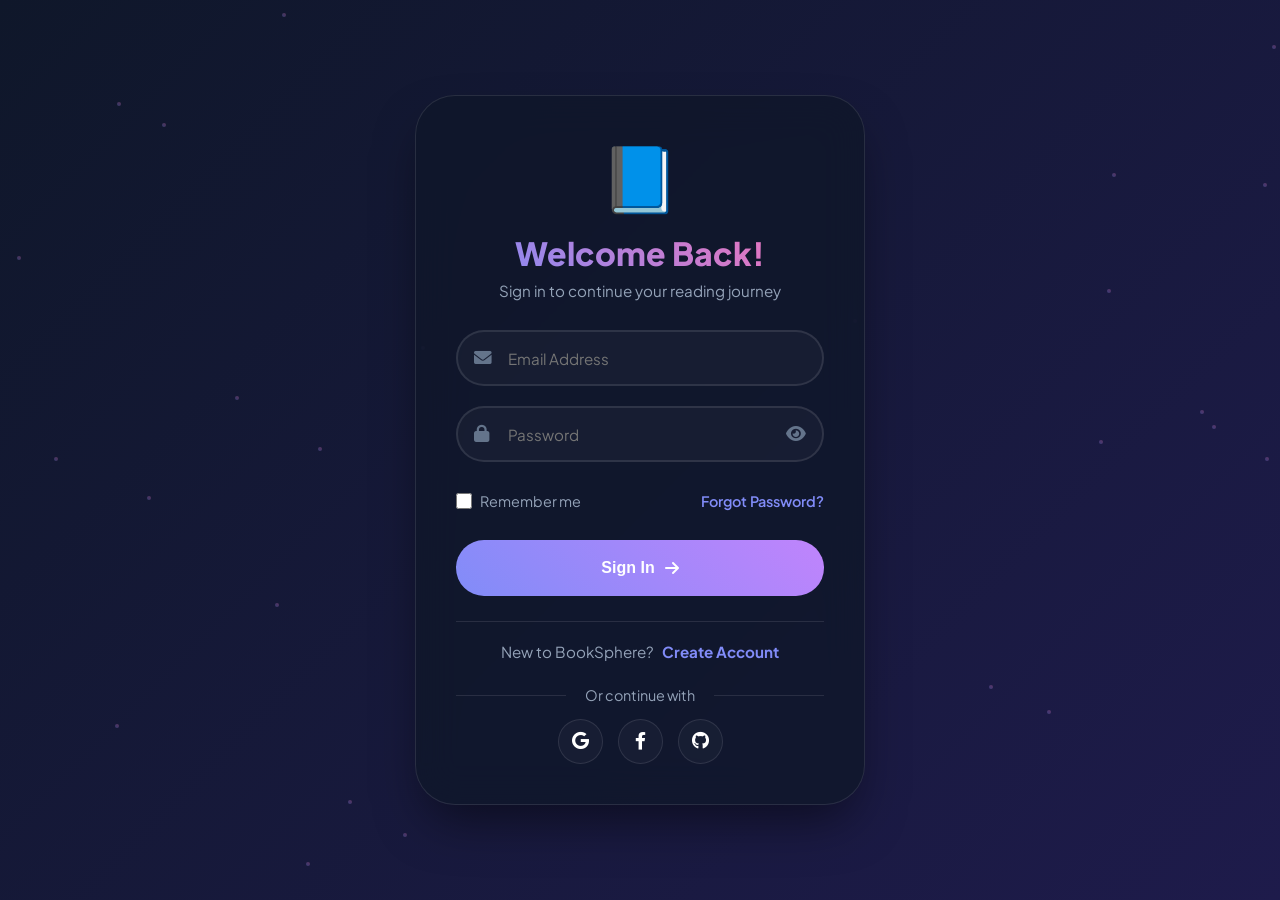
<file: login.html>
<!DOCTYPE html>
<html lang="en">
<head>
    <meta charset="UTF-8">
    <meta name="viewport" content="width=device-width, initial-scale=1.0">
    <title>BookSphere | Welcome Back</title>
    <link href="https://fonts.googleapis.com/css2?family=Plus+Jakarta+Sans:wght@400;500;600;700;800&display=swap" rel="stylesheet">
    <link rel="stylesheet" href="https://cdnjs.cloudflare.com/ajax/libs/font-awesome/6.0.0/css/all.min.css">
    <style>
        * {
            margin: 0;
            padding: 0;
            box-sizing: border-box;
        }

        body {
            font-family: 'Plus Jakarta Sans', sans-serif;
            background: linear-gradient(135deg, #0f172a 0%, #1e1b4b 100%);
            min-height: 100vh;
            display: flex;
            align-items: center;
            justify-content: center;
            padding: 20px;
            position: relative;
        }

        .particles {
            position: fixed;
            width: 100%;
            height: 100%;
            top: 0;
            left: 0;
            pointer-events: none;
            z-index: 0;
        }

        .particle {
            position: absolute;
            width: 4px;
            height: 4px;
            background: linear-gradient(45deg, #818cf8, #f472b6);
            border-radius: 50%;
            opacity: 0.3;
            animation: floatParticle 8s infinite;
        }

        @keyframes floatParticle {
            0%, 100% {
                transform: translateY(0) translateX(0);
                opacity: 0.3;
            }
            50% {
                transform: translateY(-100px) translateX(50px);
                opacity: 0.8;
            }
        }

        .auth-wrapper {
            width: 100%;
            max-width: 450px;
            position: relative;
            z-index: 10;
        }

        .auth-card {
            background: rgba(15, 23, 42, 0.8);
            backdrop-filter: blur(20px);
            border: 1px solid rgba(255, 255, 255, 0.1);
            border-radius: 40px;
            padding: 40px;
            box-shadow: 0 25px 50px -12px rgba(0, 0, 0, 0.5);
            animation: slideUp 0.6s ease-out;
        }

        @keyframes slideUp {
            from {
                opacity: 0;
                transform: translateY(30px);
            }
            to {
                opacity: 1;
                transform: translateY(0);
            }
        }

        .auth-header {
            text-align: center;
            margin-bottom: 30px;
        }

        .auth-logo {
            font-size: 4rem;
            margin-bottom: 15px;
            animation: bounce 3s ease-in-out infinite;
            display: inline-block;
        }

        @keyframes bounce {
            0%, 100% { transform: translateY(0); }
            50% { transform: translateY(-10px); }
        }

        .auth-header h2 {
            font-size: 2rem;
            margin-bottom: 8px;
            background: linear-gradient(45deg, #818cf8, #f472b6);
            -webkit-background-clip: text;
            -webkit-text-fill-color: transparent;
            font-weight: 800;
        }

        .auth-header p {
            color: #94a3b8;
            font-size: 0.95rem;
        }

        .auth-form {
            display: flex;
            flex-direction: column;
            gap: 20px;
            margin-bottom: 20px;
        }

        .input-group {
            position: relative;
            width: 100%;
        }

        .input-group i:not(.toggle-password) {
            position: absolute;
            left: 18px;
            top: 50%;
            transform: translateY(-50%);
            color: #64748b;
            font-size: 1.1rem;
            transition: color 0.3s;
            z-index: 1;
        }

        .input-group input {
            width: 100%;
            height: 56px;
            padding: 0 50px;
            background: rgba(255, 255, 255, 0.03);
            border: 2px solid rgba(255, 255, 255, 0.1);
            border-radius: 30px;
            color: #f8fafc;
            font-size: 0.95rem;
            font-family: inherit;
            transition: all 0.3s;
            outline: none;
        }

        .input-group input:hover {
            border-color: rgba(129, 140, 248, 0.5);
        }

        .input-group input:focus {
            border-color: #818cf8;
            background: rgba(255, 255, 255, 0.05);
        }

        .input-group:focus-within i:not(.toggle-password) {
            color: #818cf8;
        }

        .toggle-password {
            position: absolute;
            right: 18px;
            top: 50%;
            transform: translateY(-50%);
            color: #64748b;
            cursor: pointer;
            font-size: 1.1rem;
            transition: color 0.3s;
            z-index: 2;
        }

        .toggle-password:hover {
            color: #818cf8;
        }

        .form-options {
            display: flex;
            justify-content: space-between;
            align-items: center;
            margin: 10px 0;
        }

        .checkbox-group {
            display: flex;
            align-items: center;
            gap: 8px;
            color: #94a3b8;
            font-size: 0.9rem;
            cursor: pointer;
        }

        .checkbox-group input[type="checkbox"] {
            width: 16px;
            height: 16px;
            cursor: pointer;
            accent-color: #818cf8;
        }

        .forgot-link {
            color: #818cf8;
            text-decoration: none;
            font-size: 0.9rem;
            font-weight: 600;
            transition: all 0.3s;
            cursor: pointer;
        }

        .forgot-link:hover {
            text-decoration: underline;
            color: #f472b6;
        }

        .btn-primary {
            background: linear-gradient(45deg, #818cf8, #c084fc);
            color: white;
            border: none;
            height: 56px;
            border-radius: 30px;
            font-size: 1rem;
            font-weight: 700;
            cursor: pointer;
            display: flex;
            align-items: center;
            justify-content: center;
            gap: 10px;
            transition: all 0.3s;
            width: 100%;
        }

        .btn-primary:hover:not(:disabled) {
            transform: translateY(-3px);
            box-shadow: 0 15px 30px rgba(129, 140, 248, 0.4);
        }

        .btn-primary:disabled {
            opacity: 0.7;
            cursor: not-allowed;
        }

        .btn-primary i {
            transition: transform 0.3s;
        }

        .btn-primary:hover:not(:disabled) i {
            transform: translateX(5px);
        }

        .auth-footer {
            text-align: center;
            margin-top: 25px;
            padding-top: 20px;
            border-top: 1px solid rgba(255, 255, 255, 0.1);
        }

        .auth-footer p {
            color: #94a3b8;
            font-size: 0.95rem;
        }

        .auth-footer a {
            color: #818cf8;
            text-decoration: none;
            font-weight: 700;
            margin-left: 5px;
            cursor: pointer;
        }

        .auth-footer a:hover {
            text-decoration: underline;
        }

        .social-login {
            margin-top: 25px;
            text-align: center;
        }

        .social-login p {
            color: #94a3b8;
            font-size: 0.9rem;
            margin-bottom: 15px;
            position: relative;
        }

        .social-login p::before,
        .social-login p::after {
            content: '';
            position: absolute;
            top: 50%;
            width: 30%;
            height: 1px;
            background: rgba(255, 255, 255, 0.1);
        }

        .social-login p::before {
            left: 0;
        }

        .social-login p::after {
            right: 0;
        }

        .social-buttons {
            display: flex;
            gap: 15px;
            justify-content: center;
        }

        .social-btn {
            width: 45px;
            height: 45px;
            border-radius: 50%;
            border: 1px solid rgba(255, 255, 255, 0.1);
            background: rgba(255, 255, 255, 0.03);
            color: white;
            cursor: pointer;
            transition: all 0.3s;
            font-size: 1.1rem;
        }

        .social-btn:hover {
            background: rgba(129, 140, 248, 0.2);
            border-color: #818cf8;
            transform: translateY(-3px);
        }

        .notification {
            position: fixed;
            top: 20px;
            right: 20px;
            padding: 15px 25px;
            border-radius: 30px;
            color: white;
            font-weight: 600;
            z-index: 1000;
            animation: slideInRight 0.3s;
            box-shadow: 0 10px 30px rgba(0, 0, 0, 0.3);
        }

        .notification.success {
            background: linear-gradient(45deg, #10b981, #34d399);
        }

        .notification.error {
            background: linear-gradient(45deg, #ef4444, #f87171);
        }

        @keyframes slideInRight {
            from {
                opacity: 0;
                transform: translateX(100px);
            }
            to {
                opacity: 1;
                transform: translateX(0);
            }
        }

        .btn-primary.loading {
            opacity: 0.7;
            pointer-events: none;
        }

        .btn-primary.loading i {
            animation: spin 1s linear infinite;
        }

        @keyframes spin {
            from { transform: rotate(0deg); }
            to { transform: rotate(360deg); }
        }

        @media (max-width: 480px) {
            .auth-card {
                padding: 30px 20px;
            }

            .auth-header h2 {
                font-size: 1.8rem;
            }
        }
    </style>
</head>
<body>
    <div class="particles" id="particles"></div>

    <div class="auth-wrapper">
        <div class="auth-card">
            <div class="auth-header">
                <div class="auth-logo">📘</div>
                <h2>Welcome Back!</h2>
                <p>Sign in to continue your reading journey</p>
            </div>

            <form id="loginForm" class="auth-form">
                <div class="input-group">
                    <i class="fas fa-envelope"></i>
                    <input type="email" id="loginEmail" placeholder="Email Address" required>
                </div>

                <div class="input-group">
                    <i class="fas fa-lock"></i>
                    <input type="password" id="loginPass" placeholder="Password" required>
                    <i class="fas fa-eye toggle-password" onclick="togglePassword()"></i>
                </div>

                <div class="form-options">
                    <label class="checkbox-group">
                        <input type="checkbox" id="rememberMe"> Remember me
                    </label>
                    <a href="forgotpassword.html" class="forgot-link">Forgot Password?</a>
                </div>

                <button type="submit" class="btn-primary" id="loginBtn">
                    <span>Sign In</span>
                    <i class="fas fa-arrow-right"></i>
                </button>
            </form>

            <div class="auth-footer">
                <p>New to BookSphere? <a href="signup.html">Create Account</a></p>
            </div>

            <div class="social-login">
                <p>Or continue with</p>
                <div class="social-buttons">
                    <button class="social-btn" onclick="socialLogin('google')"><i class="fab fa-google"></i></button>
                    <button class="social-btn" onclick="socialLogin('facebook')"><i class="fab fa-facebook-f"></i></button>
                    <button class="social-btn" onclick="socialLogin('github')"><i class="fab fa-github"></i></button>
                </div>
            </div>
        </div>
    </div>

    <script>
        function createParticles() {
            const particlesContainer = document.getElementById('particles');
            if (!particlesContainer) return;
            
            for (let i = 0; i < 30; i++) {
                const particle = document.createElement('div');
                particle.className = 'particle';
                particle.style.left = Math.random() * 100 + '%';
                particle.style.top = Math.random() * 100 + '%';
                particle.style.animationDuration = (Math.random() * 5 + 3) + 's';
                particle.style.animationDelay = (Math.random() * 2) + 's';
                particlesContainer.appendChild(particle);
            }
        }

        function showNotification(message, type) {
            const notification = document.createElement('div');
            notification.className = `notification ${type}`;
            notification.innerHTML = message;
            document.body.appendChild(notification);
            
            setTimeout(() => {
                notification.remove();
            }, 3000);
        }

        function togglePassword() {
            const passwordInput = document.getElementById('loginPass');
            const toggleIcon = document.querySelector('.toggle-password');
            
            if (passwordInput.type === 'password') {
                passwordInput.type = 'text';
                toggleIcon.classList.remove('fa-eye');
                toggleIcon.classList.add('fa-eye-slash');
            } else {
                passwordInput.type = 'password';
                toggleIcon.classList.remove('fa-eye-slash');
                toggleIcon.classList.add('fa-eye');
            }
        }

        function socialLogin(provider) {
            showNotification(`Connecting to ${provider}...`, 'success');
            
            setTimeout(() => {
                const demoUser = {
                    name: provider === 'google' ? 'Google User' : 
                          provider === 'facebook' ? 'Facebook User' : 'GitHub User',
                    email: `user@${provider}.com`,
                    pass: 'social-login',
                    genre: 'tech',
                    points: 1250,
                    level: 'Silver Reader',
                    joinDate: new Date().toISOString(),
                    exchanges: 0,
                    sales: 0,
                    booksListed: 0
                };
                
                localStorage.setItem('userData', JSON.stringify(demoUser));
                localStorage.setItem('isLoggedIn', 'true');
                
                showNotification(`Logged in with ${provider}!`, 'success');
                
                setTimeout(() => {
                    window.location.href = 'home.html';
                }, 1500);
            }, 1000);
        }

        document.getElementById('loginForm').addEventListener('submit', function(e) {
            e.preventDefault();
            
            const email = document.getElementById('loginEmail').value;
            const pass = document.getElementById('loginPass').value;
            const rememberMe = document.getElementById('rememberMe').checked;
            const loginBtn = document.getElementById('loginBtn');

            if (!email || !pass) {
                showNotification('Please fill in all fields!', 'error');
                return;
            }

            loginBtn.classList.add('loading');
            loginBtn.innerHTML = '<span>Signing in...</span><i class="fas fa-spinner"></i>';

            const storedUser = localStorage.getItem('userData');
            
            setTimeout(() => {
                if (storedUser) {
                    const user = JSON.parse(storedUser);
                    
                    if (user.email === email && user.pass === pass) {
                        localStorage.setItem('isLoggedIn', 'true');
                        
                        if (rememberMe) {
                            localStorage.setItem('rememberedEmail', email);
                        } else {
                            localStorage.removeItem('rememberedEmail');
                        }
                        
                        showNotification('✅ Login Successful! Welcome back!', 'success');
                        
                        setTimeout(() => {
                            window.location.href = 'home.html';
                        }, 1500);
                    } else {
                        loginBtn.classList.remove('loading');
                        loginBtn.innerHTML = '<span>Sign In</span><i class="fas fa-arrow-right"></i>';
                        showNotification('❌ Invalid email or password!', 'error');
                    }
                } else {
                    loginBtn.classList.remove('loading');
                    loginBtn.innerHTML = '<span>Sign In</span><i class="fas fa-arrow-right"></i>';
                    showNotification('❌ No account found! Please sign up first.', 'error');
                    
                    setTimeout(() => {
                        if (confirm('No account found. Would you like to create one?')) {
                            window.location.href = 'signup.html';
                        }
                    }, 500);
                }
            }, 1000);
        });

        window.addEventListener('load', function() {
            createParticles();
            
            const rememberedEmail = localStorage.getItem('rememberedEmail');
            if (rememberedEmail) {
                document.getElementById('loginEmail').value = rememberedEmail;
                document.getElementById('rememberMe').checked = true;
            }
        });

        document.querySelectorAll('.input-group input').forEach(input => {
            input.addEventListener('focus', function() {
                this.parentElement.style.transform = 'scale(1.02)';
            });
            
            input.addEventListener('blur', function() {
                this.parentElement.style.transform = 'scale(1)';
            });
        });
    </script>
</body>
</html>
</file>
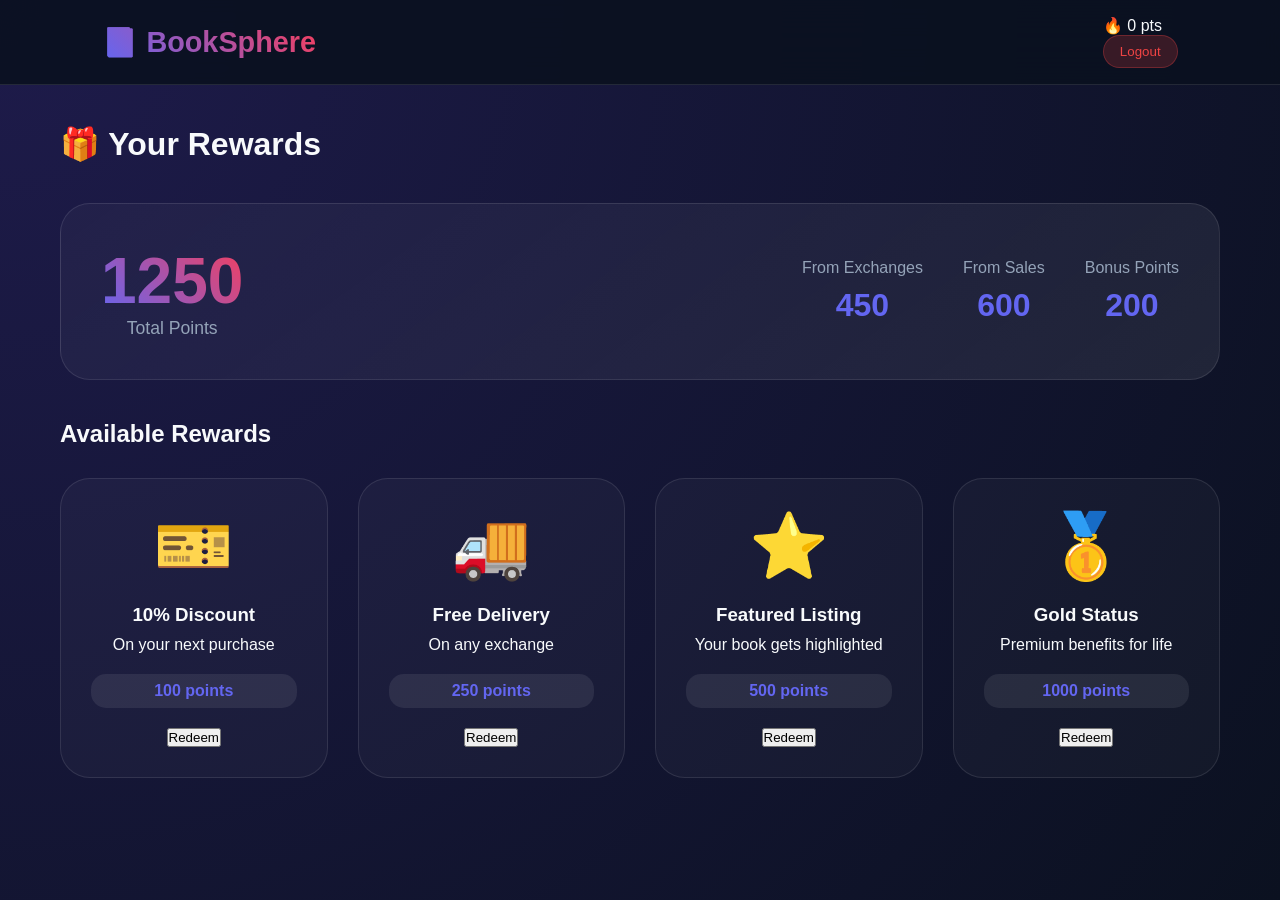
<file: rewards.html>
<!DOCTYPE html>
<html lang="en">
<head>
    <meta charset="UTF-8">
    <meta name="viewport" content="width=device-width, initial-scale=1.0">
    <title>BookSphere | Rewards</title>
    <link rel="stylesheet" href="style.css">
</head>
<body>
    <nav class="navbar">
        <div class="logo">📘 BookSphere</div>
        <div class="nav-right">
            <div class="points-badge" id="userPointsDisplay">🔥 0 pts</div>
            <button class="btn-logout" onclick="logout()">Logout</button>
        </div>
    </nav>

    <div class="rewards-container">
        <h1>🎁 Your Rewards</h1>
        
        <div class="points-summary">
            <div class="total-points">
                <span class="points-number" id="totalPoints">1250</span>
                <span class="points-label">Total Points</span>
            </div>
            <div class="points-breakdown">
                <div class="point-item">
                    <span>From Exchanges</span>
                    <span class="point-value" id="exchangePoints">450</span>
                </div>
                <div class="point-item">
                    <span>From Sales</span>
                    <span class="point-value" id="salePoints">600</span>
                </div>
                <div class="point-item">
                    <span>Bonus Points</span>
                    <span class="point-value" id="bonusPoints">200</span>
                </div>
            </div>
        </div>

        <h2>Available Rewards</h2>
        <div class="rewards-grid">
            <div class="reward-card" onclick="redeemReward(100, '10% Discount')">
                <div class="reward-icon">🎫</div>
                <h3>10% Discount</h3>
                <p>On your next purchase</p>
                <div class="reward-points">100 points</div>
                <button class="btn-small">Redeem</button>
            </div>
            
            <div class="reward-card" onclick="redeemReward(250, 'Free Delivery')">
                <div class="reward-icon">🚚</div>
                <h3>Free Delivery</h3>
                <p>On any exchange</p>
                <div class="reward-points">250 points</div>
                <button class="btn-small">Redeem</button>
            </div>
            
            <div class="reward-card" onclick="redeemReward(500, 'Featured Listing')">
                <div class="reward-icon">⭐</div>
                <h3>Featured Listing</h3>
                <p>Your book gets highlighted</p>
                <div class="reward-points">500 points</div>
                <button class="btn-small">Redeem</button>
            </div>
            
            <div class="reward-card" onclick="redeemReward(1000, 'Gold Status')">
                <div class="reward-icon">🥇</div>
                <h3>Gold Status</h3>
                <p>Premium benefits for life</p>
                <div class="reward-points">1000 points</div>
                <button class="btn-small">Redeem</button>
            </div>
        </div>
    </div>

    <script src="rewards.js"></script>
</body>
</html>
</file>
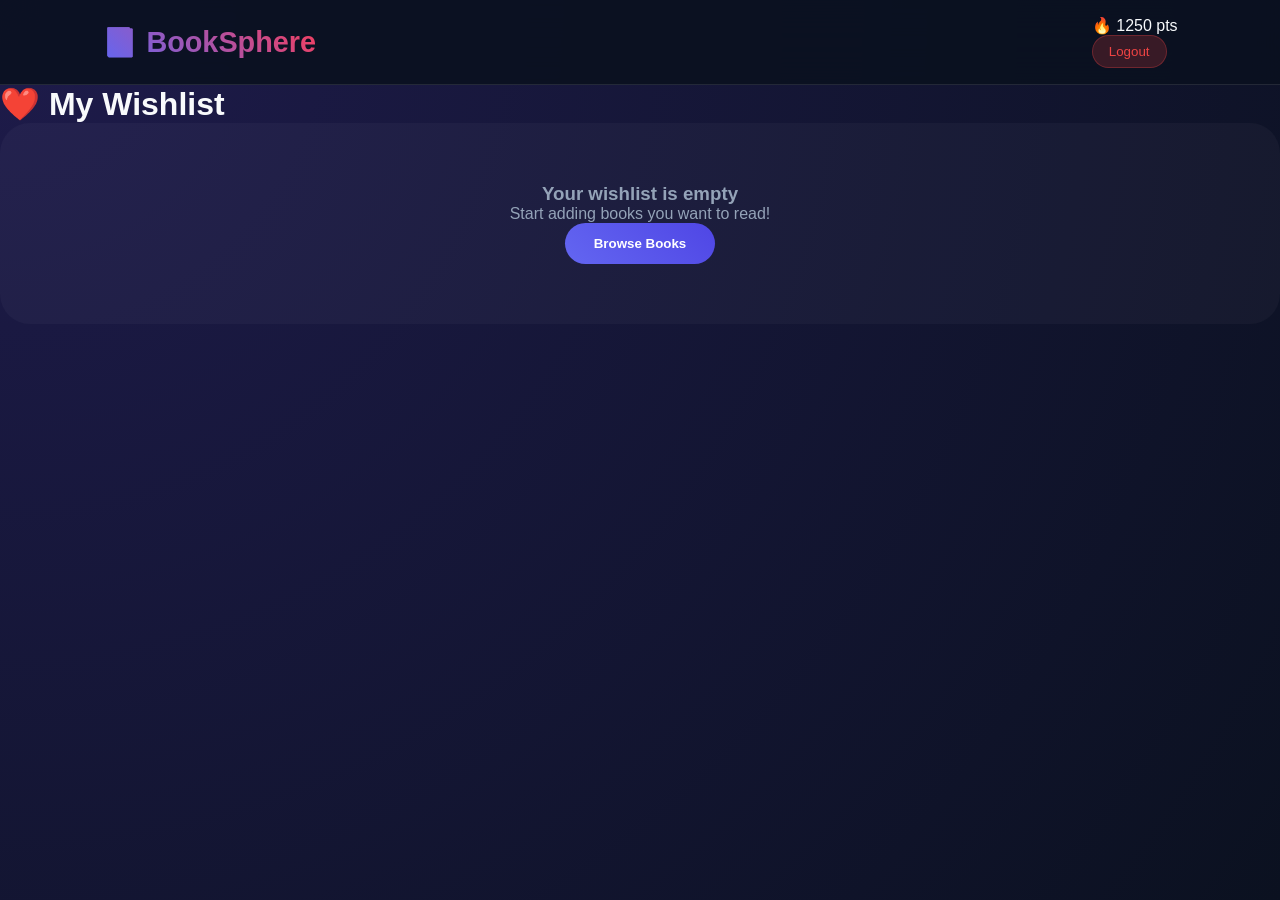
<file: wishlist.html>
<!DOCTYPE html>
<html lang="en">
<head>
    <meta charset="UTF-8">
    <meta name="viewport" content="width=device-width, initial-scale=1.0">
    <title>BookSphere | My Wishlist</title>
    <link rel="stylesheet" href="style.css">
</head>
<body>
    <nav class="navbar">
        <div class="logo">📘 BookSphere</div>
        <div class="nav-right">
            <div class="points-badge">🔥 1250 pts</div>
            <button class="btn-logout" onclick="logout()">Logout</button>
        </div>
    </nav>

    <div class="wishlist-container">
        <h1>❤️ My Wishlist</h1>
        
        <div class="wishlist-grid" id="wishlistGrid"></div>
    </div>

    <script src="wishlist.js"></script>
</body>
</html>
</file>
<file: style.css>
:root {
    --primary: #6366f1;
    --primary-dark: #4f46e5;
    --secondary: #10b981;
    --accent: #f43f5e;
    --bg-dark: #0b1120;
    --bg-card: rgba(255, 255, 255, 0.05);
    --glass: rgba(255, 255, 255, 0.03);
    --glass-heavy: rgba(255, 255, 255, 0.08);
    --glass-border: rgba(255, 255, 255, 0.1);
    --text-primary: #f8fafc;
    --text-secondary: #94a3b8;
    --success: #10b981;
    --warning: #f59e0b;
    --error: #ef4444;
}

* {
    margin: 0;
    padding: 0;
    box-sizing: border-box;
}

body {
    background: radial-gradient(circle at 0% 0%, #1e1b4b 0%, #0b1120 100%);
    color: var(--text-primary);
    font-family: 'Plus Jakarta Sans', sans-serif;
    min-height: 100vh;
    overflow-x: hidden;
}

@keyframes float {
    0%, 100% { transform: translateY(0) rotate(0deg); }
    50% { transform: translateY(-20px) rotate(5deg); }
}

@keyframes pulse {
    0%, 100% { transform: scale(1); }
    50% { transform: scale(1.05); }
}

@keyframes glow {
    0%, 100% { box-shadow: 0 0 20px rgba(99, 102, 241, 0.3); }
    50% { box-shadow: 0 0 40px rgba(99, 102, 241, 0.6); }
}

@keyframes slideIn {
    from {
        opacity: 0;
        transform: translateY(30px);
    }
    to {
        opacity: 1;
        transform: translateY(0);
    }
}

.navbar {
    display: flex;
    justify-content: space-between;
    align-items: center;
    padding: 1rem 8%;
    background: rgba(11, 17, 32, 0.9);
    backdrop-filter: blur(20px);
    position: sticky;
    top: 0;
    z-index: 1000;
    border-bottom: 1px solid var(--glass-border);
}

.glass-nav {
    background: rgba(255, 255, 255, 0.05);
    backdrop-filter: blur(10px);
}

.logo {
    font-size: 1.8rem;
    font-weight: 800;
    background: linear-gradient(45deg, var(--primary), var(--accent));
    -webkit-background-clip: text;
    -webkit-text-fill-color: transparent;
    cursor: pointer;
}

.nav-links {
    display: flex;
    gap: 2rem;
}

.nav-links a {
    color: var(--text-secondary);
    text-decoration: none;
    font-weight: 600;
    transition: color 0.3s;
}

.nav-links a:hover {
    color: var(--primary);
}

.nav-buttons {
    display: flex;
    gap: 1rem;
}

.search-container {
    position: relative;
    width: 300px;
}

.search-container input {
    width: 100%;
    padding: 0.8rem 1rem 0.8rem 2.5rem;
    background: var(--glass-heavy);
    border: 1px solid var(--glass-border);
    border-radius: 30px;
    color: var(--text-primary);
    font-size: 0.9rem;
    transition: all 0.3s;
}

.search-container input:focus {
    outline: none;
    border-color: var(--primary);
    box-shadow: 0 0 20px rgba(99, 102, 241, 0.3);
}

.search-icon {
    position: absolute;
    left: 1rem;
    top: 50%;
    transform: translateY(-50%);
    color: var(--text-secondary);
}

.btn-primary {
    background: linear-gradient(45deg, var(--primary), var(--primary-dark));
    color: white;
    border: none;
    padding: 0.8rem 1.8rem;
    border-radius: 30px;
    font-weight: 600;
    cursor: pointer;
    transition: all 0.3s;
    display: inline-flex;
    align-items: center;
    gap: 0.5rem;
}

.btn-primary:hover {
    transform: translateY(-2px);
    box-shadow: 0 10px 30px rgba(99, 102, 241, 0.4);
}

.btn-outline {
    background: transparent;
    color: var(--text-primary);
    border: 2px solid var(--glass-border);
    padding: 0.8rem 1.8rem;
    border-radius: 30px;
    font-weight: 600;
    cursor: pointer;
    transition: all 0.3s;
}

.btn-outline:hover {
    border-color: var(--primary);
    background: rgba(99, 102, 241, 0.1);
}

.btn-large {
    padding: 1rem 2.5rem;
    font-size: 1.1rem;
}

.btn-logout {
    background: rgba(239, 68, 68, 0.2);
    color: var(--error);
    border: 1px solid rgba(239, 68, 68, 0.3);
    padding: 0.5rem 1rem;
    border-radius: 20px;
    cursor: pointer;
    transition: all 0.3s;
}

.btn-logout:hover {
    background: rgba(239, 68, 68, 0.3);
}

.landing-bg {
    background: radial-gradient(circle at 100% 0%, #312e81 0%, #0b1120 100%);
}

.floating-shapes .shape {
    position: fixed;
    background: linear-gradient(45deg, var(--primary), transparent);
    width: 300px;
    height: 300px;
    border-radius: 50%;
    filter: blur(80px);
    opacity: 0.3;
    animation: float 10s infinite;
}

.floating-shapes .shape:nth-child(1) { top: 10%; left: 10%; }
.floating-shapes .shape:nth-child(2) { bottom: 10%; right: 10%; animation-delay: -3s; }
.floating-shapes .shape:nth-child(3) { top: 50%; left: 50%; transform: translate(-50%, -50%); width: 500px; height: 500px; }

.logo-container {
    text-align: center;
    padding: 80px 20px;
    animation: slideIn 1s ease-out;
}

.main-logo-icon {
    font-size: 8rem;
    animation: float 3s ease-in-out infinite;
}

.logo-text {
    font-size: 5rem;
    margin: 20px 0;
    background: linear-gradient(45deg, var(--primary), var(--accent), var(--secondary));
    -webkit-background-clip: text;
    -webkit-text-fill-color: transparent;
    background-size: 200% 200%;
    animation: gradient 5s ease infinite;
}

@keyframes gradient {
    0%, 100% { background-position: 0% 50%; }
    50% { background-position: 100% 50%; }
}

.tagline {
    font-size: 1.5rem;
    color: var(--text-secondary);
    margin-bottom: 40px;
}

.feature-pills {
    display: flex;
    gap: 1rem;
    justify-content: center;
    margin: 40px 0;
}

.pill {
    background: var(--glass);
    border: 1px solid var(--glass-border);
    padding: 0.5rem 1.5rem;
    border-radius: 30px;
    font-size: 0.9rem;
    animation: pulse 2s infinite;
}

.cta-group {
    display: flex;
    gap: 1rem;
    justify-content: center;
    margin: 40px 0;
}

.pulse {
    animation: pulse 2s infinite;
}

.stats-banner {
    display: flex;
    justify-content: center;
    gap: 4rem;
    margin-top: 60px;
}

.stat-item {
    text-align: center;
}

.stat-number {
    display: block;
    font-size: 2.5rem;
    font-weight: 800;
    background: linear-gradient(45deg, var(--primary), var(--secondary));
    -webkit-background-clip: text;
    -webkit-text-fill-color: transparent;
}

.stat-label {
    color: var(--text-secondary);
    font-size: 0.9rem;
}

.features-section {
    padding: 80px 8%;
}

.section-title {
    text-align: center;
    font-size: 2.5rem;
    margin-bottom: 60px;
}

.features-grid {
    display: grid;
    grid-template-columns: repeat(auto-fit, minmax(250px, 1fr));
    gap: 30px;
}

.feature-card {
    background: var(--glass);
    border: 1px solid var(--glass-border);
    padding: 40px 30px;
    border-radius: 30px;
    text-align: center;
    transition: all 0.3s;
    animation: slideIn 0.5s ease-out;
}

.feature-card:hover {
    transform: translateY(-10px);
    border-color: var(--primary);
    box-shadow: 0 20px 40px rgba(0, 0, 0, 0.4);
}

.feature-icon {
    font-size: 3rem;
    margin-bottom: 20px;
}

.auth-bg {
    background: linear-gradient(135deg, #0b1120 0%, #1e1b4b 100%);
}

.floating-books .book-float {
    position: fixed;
    font-size: 4rem;
    opacity: 0.1;
    animation: float 6s infinite;
}

.book-float:nth-child(1) { top: 10%; left: 10%; animation-delay: 0s; }
.book-float:nth-child(2) { top: 20%; right: 15%; animation-delay: -2s; }
.book-float:nth-child(3) { bottom: 15%; left: 20%; animation-delay: -4s; }
.book-float:nth-child(4) { bottom: 20%; right: 10%; animation-delay: -1s; }

.auth-container {
    min-height: 100vh;
    display: flex;
    align-items: center;
    justify-content: center;
    padding: 20px;
    position: relative;
}

.auth-card {
    background: var(--glass-heavy);
    backdrop-filter: blur(20px);
    border: 1px solid var(--glass-border);
    border-radius: 40px;
    padding: 50px;
    width: 100%;
    max-width: 450px;
    box-shadow: 0 25px 50px -12px rgba(0, 0, 0, 0.5);
}

.animated-card {
    animation: slideIn 0.6s ease-out;
}

.auth-header {
    text-align: center;
    margin-bottom: 30px;
}

.auth-logo {
    font-size: 4rem;
    margin-bottom: 20px;
}

.auth-header h2 {
    font-size: 2rem;
    margin-bottom: 10px;
}

.auth-header p {
    color: var(--text-secondary);
}

.auth-form {
    margin: 30px 0;
}

.input-group {
    position: relative;
    margin-bottom: 20px;
}

.input-group input,
.input-group select {
    width: 100%;
    padding: 1rem 1rem 1rem 3rem;
    background: var(--glass);
    border: 1px solid var(--glass-border);
    border-radius: 30px;
    color: var(--text-primary);
    font-size: 1rem;
    transition: all 0.3s;
}

.input-group input:focus,
.input-group select:focus {
    outline: none;
    border-color: var(--primary);
    box-shadow: 0 0 20px rgba(99, 102, 241, 0.3);
}

.input-icon {
    position: absolute;
    left: 1rem;
    top: 50%;
    transform: translateY(-50%);
    color: var(--text-secondary);
}

.toggle-password {
    position: absolute;
    right: 1rem;
    top: 50%;
    transform: translateY(-50%);
    color: var(--text-secondary);
    cursor: pointer;
}

.checkbox-group {
    display: flex;
    align-items: center;
    gap: 10px;
    margin: 20px 0;
    color: var(--text-secondary);
}

.checkbox-group a {
    color: var(--primary);
    text-decoration: none;
}

.form-options {
    display: flex;
    justify-content: space-between;
    align-items: center;
    margin: 20px 0;
    color: var(--text-secondary);
}

.forgot-link {
    color: var(--primary);
    text-decoration: none;
}

.full-width {
    width: 100%;
}

.auth-footer {
    text-align: center;
    margin-top: 30px;
    padding-top: 20px;
    border-top: 1px solid var(--glass-border);
}

.auth-footer a {
    color: var(--primary);
    text-decoration: none;
    font-weight: 600;
}

.auth-badge {
    text-align: center;
    margin-top: 20px;
}

.badge {
    background: linear-gradient(45deg, var(--primary), var(--accent));
    color: white;
    padding: 0.5rem 1rem;
    border-radius: 30px;
    font-size: 0.9rem;
    display: inline-block;
}

.social-login {
    margin-top: 30px;
    text-align: center;
}

.social-login p {
    color: var(--text-secondary);
    margin-bottom: 15px;
}

.social-buttons {
    display: flex;
    gap: 10px;
    justify-content: center;
}

.social-btn {
    width: 50px;
    height: 50px;
    border-radius: 50%;
    border: 1px solid var(--glass-border);
    background: var(--glass);
    color: var(--text-primary);
    cursor: pointer;
    transition: all 0.3s;
}

.social-btn:hover {
    background: var(--glass-heavy);
    transform: translateY(-3px);
}

.auth-testimonial {
    position: absolute;
    bottom: 40px;
    left: 50%;
    transform: translateX(-50%);
    width: 100%;
    max-width: 400px;
}

.testimonial-card {
    background: var(--glass);
    border: 1px solid var(--glass-border);
    padding: 20px;
    border-radius: 20px;
}

.stars {
    color: #fbbf24;
    margin-bottom: 10px;
}

.testimonial-author {
    display: flex;
    align-items: center;
    gap: 15px;
    margin-top: 15px;
}

.testimonial-author img {
    width: 40px;
    height: 40px;
    border-radius: 50%;
    object-fit: cover;
}

.testimonial-author strong {
    display: block;
}

.testimonial-author span {
    font-size: 0.8rem;
    color: var(--primary);
}

.hero-dashboard {
    padding: 40px 8%;
    display: flex;
    justify-content: space-between;
    align-items: center;
    gap: 40px;
}

.welcome-box {
    flex: 1;
}

.welcome-box h1 {
    font-size: 3rem;
    line-height: 1.2;
    margin-bottom: 30px;
}

.level-card {
    background: var(--glass);
    border: 1px solid var(--glass-border);
    padding: 20px;
    border-radius: 20px;
}

.level-header {
    display: flex;
    justify-content: space-between;
    margin-bottom: 10px;
}

.level-badge {
    background: linear-gradient(45deg, var(--primary), var(--accent));
    padding: 0.3rem 1rem;
    border-radius: 20px;
    font-size: 0.9rem;
}

.level-next {
    margin-top: 10px;
    color: var(--text-secondary);
    font-size: 0.9rem;
}

.progress-container {
    width: 100%;
    height: 8px;
    background: var(--glass);
    border-radius: 20px;
    overflow: hidden;
}

.progress-bar {
    height: 100%;
    background: linear-gradient(90deg, var(--primary), var(--accent));
    border-radius: 20px;
    transition: width 0.5s ease;
}

.stats-container {
    display: grid;
    grid-template-columns: repeat(3, 1fr);
    gap: 20px;
    flex: 1;
}

.stat-card {
    background: var(--glass);
    border: 1px solid var(--glass-border);
    padding: 25px;
    border-radius: 25px;
    text-align: center;
    transition: all 0.3s;
    position: relative;
    overflow: hidden;
}

.stat-card:hover {
    transform: translateY(-5px);
    border-color: var(--primary);
}

.stat-icon {
    font-size: 2rem;
    margin-bottom: 10px;
}

.stat-card h2 {
    font-size: 2.5rem;
    margin-bottom: 5px;
}

.stat-trend {
    display: block;
    font-size: 0.8rem;
    color: var(--text-secondary);
    margin-top: 10px;
}

.quick-actions {
    padding: 0 8% 40px;
    display: flex;
    gap: 20px;
    justify-content: center;
    flex-wrap: wrap;
}

.action-btn {
    background: var(--glass);
    border: 1px solid var(--glass-border);
    padding: 15px 30px;
    border-radius: 50px;
    color: var(--text-primary);
    cursor: pointer;
    display: flex;
    align-items: center;
    gap: 10px;
    transition: all 0.3s;
}

.action-btn:hover {
    background: var(--glass-heavy);
    border-color: var(--primary);
    transform: translateY(-3px);
}

.insight-grid {
    display: grid;
    grid-template-columns: 1fr 1fr;
    gap: 25px;
    margin-bottom: 40px;
}

.insight-card {
    background: var(--glass);
    border: 1px solid var(--glass-border);
    padding: 25px;
    border-radius: 25px;
    transition: all 0.3s;
}

.insight-card:hover {
    border-color: var(--primary);
    transform: translateY(-5px);
}

.glow-effect {
    animation: glow 3s infinite;
}

.insight-header {
    display: flex;
    align-items: center;
    gap: 15px;
    margin-bottom: 20px;
}

.insight-icon {
    width: 40px;
    height: 40px;
    background: linear-gradient(45deg, var(--primary), var(--accent));
    border-radius: 15px;
    display: flex;
    align-items: center;
    justify-content: center;
    font-size: 1.5rem;
}

.match-details {
    display: flex;
    align-items: center;
    justify-content: space-between;
    margin: 20px 0;
}

.user-match {
    display: flex;
    align-items: center;
    gap: 10px;
}

.user-match img {
    width: 40px;
    height: 40px;
    border-radius: 50%;
    object-fit: cover;
}

.match-arrow {
    font-size: 2rem;
    color: var(--primary);
}

.trend-tags {
    display: flex;
    gap: 10px;
    flex-wrap: wrap;
    margin: 20px 0;
}

.tag {
    background: var(--glass-heavy);
    padding: 0.5rem 1rem;
    border-radius: 20px;
    font-size: 0.9rem;
    cursor: pointer;
    transition: all 0.3s;
}

.tag:hover {
    background: var(--primary);
    transform: scale(1.05);
}

.tag.hot {
    background: linear-gradient(45deg, #f43f5e, #fb7185);
    animation: pulse 2s infinite;
}

.trend-note {
    color: var(--text-secondary);
    font-size: 0.8rem;
}

.container {
    padding: 0 8% 40px;
}

.section-header {
    display: flex;
    justify-content: space-between;
    align-items: center;
    margin-bottom: 30px;
}

.section-subtitle {
    color: var(--text-secondary);
    font-size: 0.9rem;
}

.filter-group {
    display: flex;
    gap: 10px;
    flex-wrap: wrap;
}

.filter-btn {
    background: var(--glass);
    border: 1px solid var(--glass-border);
    padding: 0.5rem 1.5rem;
    border-radius: 30px;
    color: var(--text-primary);
    cursor: pointer;
    transition: all 0.3s;
}

.filter-btn:hover,
.filter-btn.active {
    background: var(--primary);
    border-color: var(--primary);
}

.book-grid {
    display: grid;
    grid-template-columns: repeat(auto-fill, minmax(280px, 1fr));
    gap: 30px;
}

.book-card {
    background: var(--glass);
    border: 1px solid var(--glass-border);
    border-radius: 30px;
    padding: 20px;
    transition: all 0.4s;
    position: relative;
    overflow: hidden;
}

.book-card:hover {
    transform: translateY(-10px) scale(1.02);
    border-color: var(--accent);
    box-shadow: 0 20px 40px rgba(0, 0, 0, 0.4);
}

.book-badge {
    position: absolute;
    top: 30px;
    right: 30px;
    background: linear-gradient(45deg, var(--primary), var(--accent));
    padding: 0.3rem 1rem;
    border-radius: 20px;
    font-size: 0.8rem;
    z-index: 1;
}

.book-card img {
    width: 100%;
    height: 200px;
    object-fit: cover;
    border-radius: 20px;
    margin-bottom: 15px;
}

.book-category {
    color: var(--primary);
    font-size: 0.8rem;
    font-weight: 800;
    text-transform: uppercase;
}

.book-card h3 {
    font-size: 1.2rem;
    margin: 10px 0 5px;
}

.book-author {
    color: var(--text-secondary);
    font-size: 0.9rem;
    margin-bottom: 10px;
}

.book-meta {
    display: flex;
    justify-content: space-between;
    margin: 15px 0;
}

.book-price {
    font-weight: 800;
    color: var(--secondary);
}

.book-points {
    color: var(--primary);
    font-size: 0.9rem;
}

.book-owner {
    display: flex;
    align-items: center;
    gap: 10px;
    margin: 15px 0;
    padding: 10px;
    background: var(--glass-heavy);
    border-radius: 15px;
}

.book-owner img {
    width: 30px;
    height: 30px;
    border-radius: 50%;
    margin: 0;
}

.owner-rating {
    margin-left: auto;
    color: #fbbf24;
}

.book-actions {
    display: flex;
    gap: 10px;
    margin-top: 15px;
}

.btn-action {
    flex: 1;
    background: linear-gradient(45deg, var(--primary), var(--primary-dark));
    color: white;
    border: none;
    padding: 10px;
    border-radius: 15px;
    cursor: pointer;
    transition: all 0.3s;
    display: flex;
    align-items: center;
    justify-content: center;
    gap: 5px;
}

.btn-action:hover {
    transform: translateY(-2px);
    box-shadow: 0 5px 20px rgba(99, 102, 241, 0.4);
}

.btn-wishlist {
    width: 45px;
    background: var(--glass-heavy);
    border: 1px solid var(--glass-border);
    color: var(--accent);
    border-radius: 15px;
    cursor: pointer;
    transition: all 0.3s;
}

.btn-wishlist:hover {
    background: rgba(244, 63, 94, 0.2);
}

.no-books {
    grid-column: 1 / -1;
    text-align: center;
    padding: 60px;
    background: var(--glass);
    border-radius: 30px;
    color: var(--text-secondary);
}

.load-more {
    text-align: center;
    margin-top: 40px;
}

.cursor {
    font-weight: 300;
    color: var(--primary);
    animation: blink 1s infinite;
}

@keyframes blink {
    0%, 100% { opacity: 1; }
    50% { opacity: 0; }
}

.modal {
    display: none;
    position: fixed;
    z-index: 1001;
    left: 0;
    top: 0;
    width: 100%;
    height: 100%;
    background: rgba(0, 0, 0, 0.8);
    backdrop-filter: blur(5px);
    animation: fadeIn 0.3s;
}

@keyframes fadeIn {
    from { opacity: 0; }
    to { opacity: 1; }
}

.modal-content {
    background: linear-gradient(145deg, #1e1b4b, #0f172a);
    margin: 5% auto;
    padding: 40px;
    border: 1px solid var(--glass-border);
    border-radius: 40px;
    width: 90%;
    max-width: 500px;
    position: relative;
    animation: slideDown 0.4s;
}

@keyframes slideDown {
    from {
        opacity: 0;
        transform: translateY(-50px);
    }
    to {
        opacity: 1;
        transform: translateY(0);
    }
}

.close {
    position: absolute;
    right: 30px;
    top: 30px;
    font-size: 2rem;
    cursor: pointer;
    color: var(--text-secondary);
    transition: color 0.3s;
}

.close:hover {
    color: var(--accent);
}

.modal-content h2 {
    margin-bottom: 30px;
}

.modal-content form {
    display: flex;
    flex-direction: column;
    gap: 20px;
}

.modal-content input,
.modal-content select {
    padding: 1rem;
    background: var(--glass);
    border: 1px solid var(--glass-border);
    border-radius: 15px;
    color: var(--text-primary);
    font-size: 1rem;
}

.radio-group {
    display: flex;
    gap: 20px;
    margin: 10px 0;
}

.radio-group label {
    display: flex;
    align-items: center;
    gap: 5px;
    cursor: pointer;
}

.notification {
    position: fixed;
    bottom: 30px;
    right: 30px;
    background: var(--glass-heavy);
    backdrop-filter: blur(10px);
    border: 1px solid var(--glass-border);
    padding: 1rem 2rem;
    border-radius: 50px;
    color: var(--text-primary);
    z-index: 2000;
    animation: slideInRight 0.3s;
}

@keyframes slideInRight {
    from {
        opacity: 0;
        transform: translateX(100px);
    }
    to {
        opacity: 1;
        transform: translateX(0);
    }
}

.notification.success {
    border-color: var(--success);
    box-shadow: 0 0 20px rgba(16, 185, 129, 0.3);
}

.notification.error {
    border-color: var(--error);
    box-shadow: 0 0 20px rgba(239, 68, 68, 0.3);
}

.exchange-container {
    max-width: 1200px;
    margin: 0 auto;
    padding: 40px 20px;
}

.page-title {
    text-align: center;
    font-size: 3rem;
    margin-bottom: 40px;
    background: linear-gradient(45deg, var(--primary), var(--accent));
    -webkit-background-clip: text;
    -webkit-text-fill-color: transparent;
}

.exchange-inputs {
    display: flex;
    align-items: center;
    gap: 40px;
    margin: 40px 0;
}

.exchange-card {
    flex: 1;
    background: var(--glass);
    border: 1px solid var(--glass-border);
    border-radius: 30px;
    padding: 30px;
}

.exchange-card h3 {
    margin-bottom: 20px;
    color: var(--primary);
}

.book-input-area {
    min-height: 100px;
    background: var(--glass-heavy);
    border-radius: 20px;
    padding: 15px;
    margin-bottom: 15px;
    display: flex;
    flex-wrap: wrap;
    gap: 10px;
}

.book-tag {
    background: linear-gradient(45deg, var(--primary), var(--accent));
    padding: 0.5rem 1rem;
    border-radius: 30px;
    display: inline-flex;
    align-items: center;
    gap: 5px;
    animation: slideIn 0.3s;
}

.book-tag i {
    cursor: pointer;
    opacity: 0.7;
    transition: opacity 0.3s;
}

.book-tag i:hover {
    opacity: 1;
}

.add-book-input {
    display: flex;
    gap: 10px;
}

.add-book-input input {
    flex: 1;
    padding: 0.8rem;
    background: var(--glass);
    border: 1px solid var(--glass-border);
    border-radius: 15px;
    color: var(--text-primary);
}

.add-book-input button {
    padding: 0.8rem 1.5rem;
    background: linear-gradient(45deg, var(--primary), var(--primary-dark));
    border: none;
    border-radius: 15px;
    color: white;
    cursor: pointer;
    transition: all 0.3s;
}

.add-book-input button:hover {
    transform: translateY(-2px);
    box-shadow: 0 5px 20px rgba(99, 102, 241, 0.4);
}

.exchange-arrow {
    font-size: 4rem;
    color: var(--primary);
    animation: pulse 2s infinite;
}

.find-match-btn {
    display: block;
    margin: 40px auto;
    padding: 1.2rem 3rem;
    font-size: 1.2rem;
}

.match-results {
    margin-top: 40px;
    display: grid;
    gap: 20px;
}

.rewards-container {
    max-width: 1200px;
    margin: 0 auto;
    padding: 40px 20px;
}

.points-summary {
    background: linear-gradient(145deg, var(--glass), var(--glass-heavy));
    border: 1px solid var(--glass-border);
    border-radius: 30px;
    padding: 40px;
    margin: 40px 0;
    display: flex;
    justify-content: space-between;
    align-items: center;
}

.total-points {
    text-align: center;
}

.points-number {
    display: block;
    font-size: 4rem;
    font-weight: 800;
    background: linear-gradient(45deg, var(--primary), var(--accent));
    -webkit-background-clip: text;
    -webkit-text-fill-color: transparent;
}

.points-label {
    color: var(--text-secondary);
    font-size: 1.1rem;
}

.points-breakdown {
    display: flex;
    gap: 40px;
}

.point-item {
    text-align: center;
}

.point-item span:first-child {
    display: block;
    color: var(--text-secondary);
    margin-bottom: 10px;
}

.point-value {
    font-size: 2rem;
    font-weight: 800;
    color: var(--primary);
}

.rewards-grid {
    display: grid;
    grid-template-columns: repeat(auto-fit, minmax(250px, 1fr));
    gap: 30px;
    margin-top: 30px;
}

.reward-card {
    background: var(--glass);
    border: 1px solid var(--glass-border);
    border-radius: 30px;
    padding: 30px;
    text-align: center;
    transition: all 0.3s;
    cursor: pointer;
}

.reward-card:hover {
    transform: translateY(-10px);
    border-color: var(--primary);
    box-shadow: 0 20px 40px rgba(0, 0, 0, 0.4);
}

.reward-icon {
    font-size: 4rem;
    margin-bottom: 20px;
}

.reward-card h3 {
    margin-bottom: 10px;
}

.reward-points {
    background: var(--glass-heavy);
    padding: 0.5rem;
    border-radius: 15px;
    margin: 20px 0;
    color: var(--primary);
    font-weight: 600;
}

.profile-container {
    max-width: 1200px;
    margin: 0 auto;
    padding: 40px 20px;
}

.profile-header {
    display: flex;
    gap: 40px;
    align-items: center;
    background: linear-gradient(145deg, var(--glass), var(--glass-heavy));
    border: 1px solid var(--glass-border);
    border-radius: 30px;
    padding: 40px;
    margin-bottom: 40px;
}

.profile-avatar {
    position: relative;
}

.profile-avatar img {
    width: 150px;
    height: 150px;
    border-radius: 50%;
    object-fit: cover;
    border: 4px solid var(--primary);
}

.level-badge {
    position: absolute;
    bottom: 0;
    right: 0;
    background: linear-gradient(45deg, var(--primary), var(--accent));
    padding: 0.5rem 1rem;
    border-radius: 30px;
    font-size: 0.9rem;
    white-space: nowrap;
}

.profile-info {
    flex: 1;
}

.profile-info h1 {
    font-size: 2.5rem;
    margin-bottom: 10px;
}

.profile-email {
    color: var(--text-secondary);
    margin-bottom: 20px;
}

.profile-stats {
    display: flex;
    gap: 40px;
}

.profile-stat {
    text-align: center;
}

.stat-value {
    display: block;
    font-size: 2rem;
    font-weight: 800;
    color: var(--primary);
}

.profile-tabs {
    display: flex;
    gap: 10px;
    margin-bottom: 30px;
    border-bottom: 1px solid var(--glass-border);
    padding-bottom: 20px;
}

.tab-btn {
    background: transparent;
    border: none;
    color: var(--text-secondary);
    padding: 0.5rem 2rem;
    cursor: pointer;
    font-size: 1.1rem;
    transition: all 0.3s;
    position: relative;
}

.tab-btn:after {
    content: '';
    position: absolute;
    bottom: -21px;
    left: 0;
    width: 0;
    height: 3px;
    background: linear-gradient(90deg, var(--primary), var(--accent));
    transition: width 0.3s;
}

.tab-btn.active {
    color: var(--primary);
}

.tab-btn.active:after {
    width: 100%;
}

.tab-content {
    display: none;
}

.tab-content.active {
    display: block;
    animation: fadeIn 0.5s;
}

@media (max-width: 1024px) {
    .hero-dashboard {
        flex-direction: column;
    }
    
    .stats-container {
        width: 100%;
    }
    
    .exchange-inputs {
        flex-direction: column;
    }
    
    .exchange-arrow {
        transform: rotate(90deg);
    }
    
    .profile-header {
        flex-direction: column;
        text-align: center;
    }
    
    .profile-stats {
        justify-content: center;
    }
}

@media (max-width: 768px) {
    .navbar {
        flex-direction: column;
        gap: 15px;
        padding: 15px;
    }
    
    .nav-links {
        display: none;
    }
    
    .search-container {
        width: 100%;
    }
    
    .stats-container {
        grid-template-columns: 1fr;
    }
    
    .insight-grid {
        grid-template-columns: 1fr;
    }
    
    .section-header {
        flex-direction: column;
        gap: 20px;
    }
    
    .filter-group {
        justify-content: center;
    }
    
    .points-summary {
        flex-direction: column;
        gap: 30px;
    }
    
    .points-breakdown {
        flex-direction: column;
        gap: 20px;
    }
}

.loading {
    position: relative;
    overflow: hidden;
}

.loading:after {
    content: '';
    position: absolute;
    top: 0;
    left: 0;
    width: 100%;
    height: 100%;
    background: linear-gradient(90deg, transparent, rgba(255,255,255,0.1), transparent);
    animation: loading 1.5s infinite;
}

@keyframes loading {
    0% { transform: translateX(-100%); }
    100% { transform: translateX(100%); }
}
</file>
